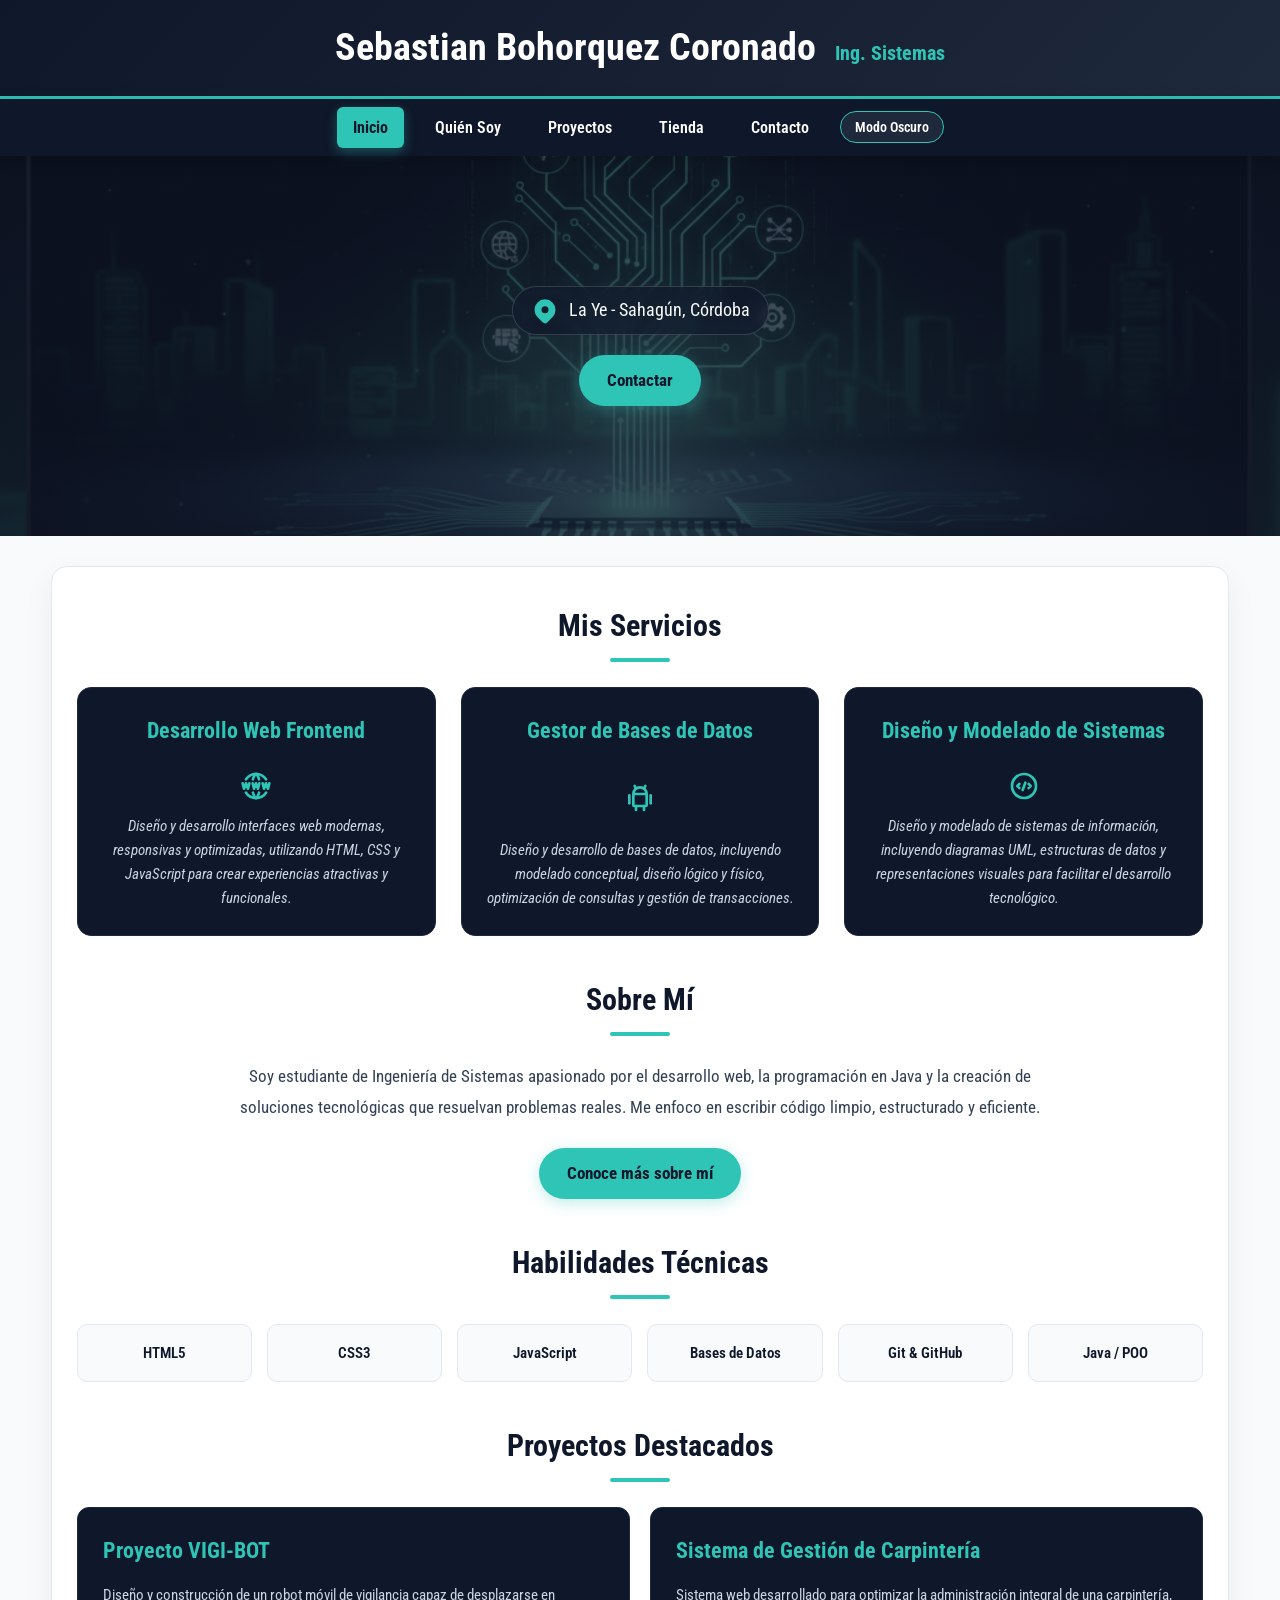
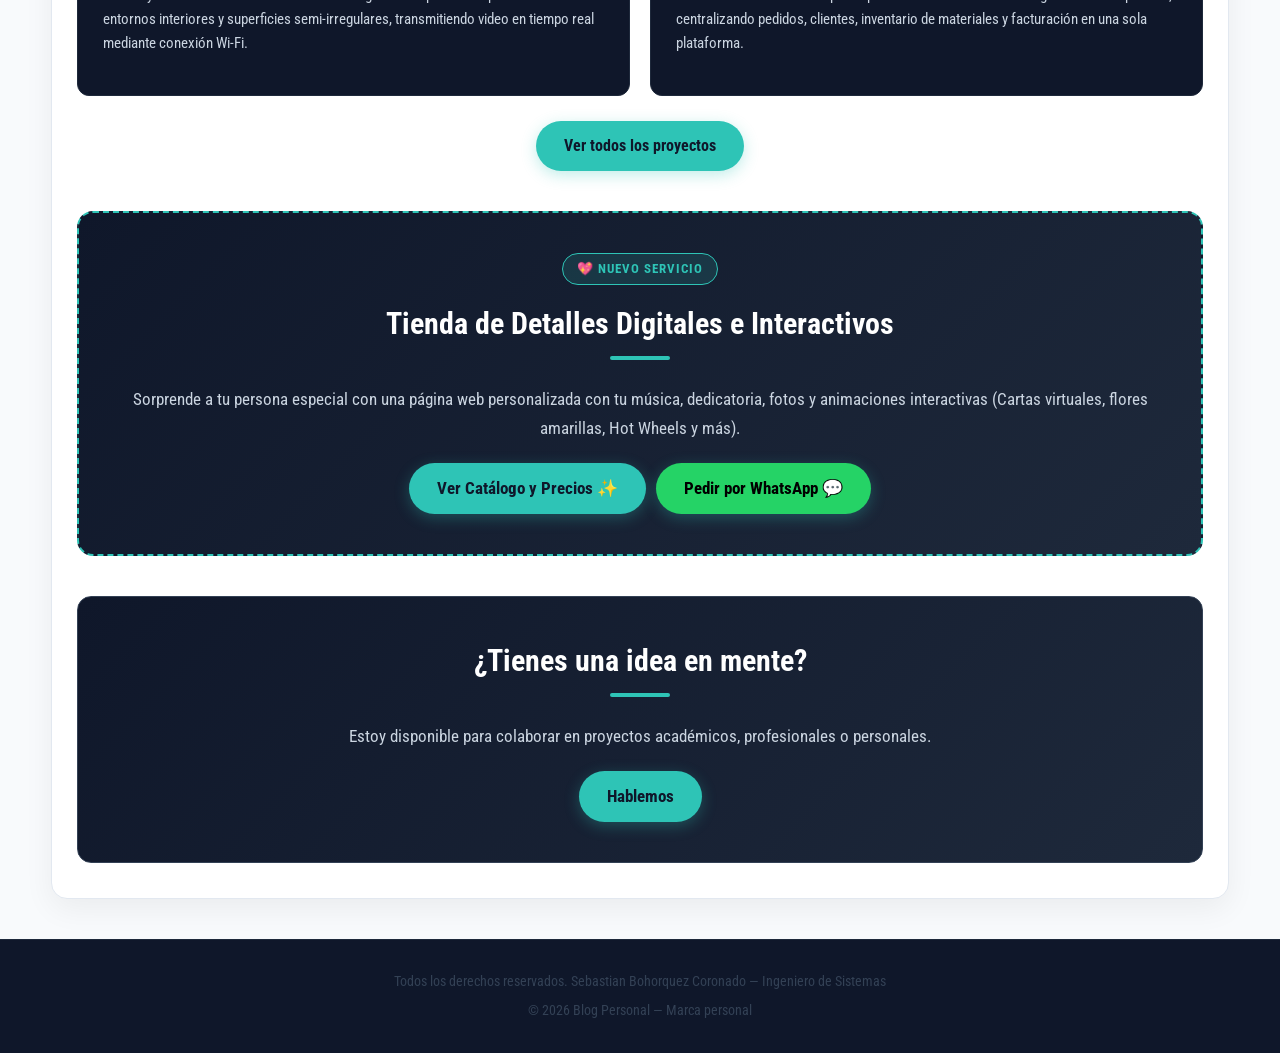
<file: index.html>
<!DOCTYPE html>
<html lang="es">
<head>
    <meta charset="UTF-8">
    <meta name="viewport" content="width=device-width, initial-scale=1.0">
    <meta name="description" content="Portafolio profesional de Sebastian Bohorquez Coronado - Estudiante de Ingeniería de Sistemas. Desarrollo web frontend, programación y robótica.">
    <link rel="icon" type="image/svg+xml" href="img/favicon.svg">

    <!-- Google Fonts -->
    <link rel="preconnect" href="https://fonts.googleapis.com">
    <link rel="preconnect" href="https://fonts.gstatic.com" crossorigin>
    <link href="https://fonts.googleapis.com/css2?family=Roboto+Condensed:ital,wght@0,300..900;1,300..900&family=Rubik:ital,wght@0,300..900;1,300..900&display=swap" rel="stylesheet">

    <!-- Estilos CSS (Normalize primero, luego estilos personalizados) -->
    <link rel="stylesheet" href="css/normalize.css">
    <link rel="stylesheet" href="css/style.css">
    <title>Portafolio Sebastian Bohorquez | Ing. Sistemas</title>
</head>
<body>
 
    <header class="header">
        <h1 class="titulo">
            Sebastian Bohorquez Coronado <span>Ing. Sistemas</span>
        </h1>
    </header>
    
    <div class="nav-bg">
        <nav class="navegacion-principal contenedor">

            <!-- MENÚ -->
            <div class="menu-nav">
                <a href="index.html" class="activo">Inicio</a> 
                <a href="quien-soy.html">Quién Soy</a>
                <a href="proyectos.html">Proyectos</a> 
                <a href="tienda.html">Tienda</a> 
                <a href="contacto.html">Contacto</a>
                <button class="boton-modo" id="boton-modo" aria-label="Cambiar tema claro u oscuro">Modo Oscuro</button>
            </div>

            <!-- BOTÓN HAMBURGUESA -->
            <button class="toggle" id="toggle-menu" aria-label="Abrir menú de navegación" aria-expanded="false">
                <svg xmlns="http://www.w3.org/2000/svg" width="28" height="28" viewBox="0 0 24 24" fill="#2EC4B6" class="icono icon-tabler icons-tabler-filled icon-tabler-menu-2"><path stroke="none" d="M0 0h24v24H0z" fill="none"/><path d="M21 6a1 1 0 0 1 -1 1h-16a1 1 0 1 1 0 -2h16a1 1 0 0 1 1 1" /><path d="M21 12a1 1 0 0 1 -1 1h-16a1 1 0 0 1 0 -2h16a1 1 0 0 1 1 1" /><path d="M21 18a1 1 0 0 1 -1 1h-16a1 1 0 0 1 0 -2h16a1 1 0 0 1 1 1" /></svg>
            </button>

        </nav>
    </div>

    <section class="hero">
        <div class="contenido-hero">
            <div class="ubicacion">
                <svg xmlns="http://www.w3.org/2000/svg" width="28" height="28" viewBox="0 0 24 24" fill="#2EC4B6" class="icono icon-tabler icons-tabler-filled icon-tabler-map-pin"><path stroke="none" d="M0 0h24v24H0z" fill="none"/><path d="M18.364 4.636a9 9 0 0 1 .203 12.519l-.203 .21l-4.243 4.242a3 3 0 0 1 -4.097 .135l-.144 -.135l-4.244 -4.243a9 9 0 0 1 12.728 -12.728zm-6.364 3.364a3 3 0 1 0 0 6a3 3 0 0 0 0 -6" /></svg>
                <p>La Ye - Sahagún, Córdoba</p>
            </div> 
            <a class="boton" href="contacto.html">Contactar</a>
        </div>
    </section>
    
    <main class="contenedor sombra">
        <h2>Mis Servicios</h2>

        <div class="servicios">

            <section class="servicio">
                <h3>Desarrollo Web Frontend</h3>
                <div class="iconos">
                    <svg xmlns="http://www.w3.org/2000/svg" width="32" height="32" viewBox="0 0 24 24" fill="none" stroke="#2EC4B6" stroke-width="2" stroke-linecap="round" stroke-linejoin="round" class="icon"><path stroke="none" d="M0 0h24v24H0z" fill="none"/><path d="M19.5 7a9 9 0 0 0 -7.5 -4a8.991 8.991 0 0 0 -7.484 4" /><path d="M11.5 3a16.989 16.989 0 0 0 -1.826 4" /><path d="M12.5 3a16.989 16.989 0 0 1 1.828 4" /><path d="M19.5 17a9 9 0 0 1 -7.5 4a8.991 8.991 0 0 1 -7.484 -4" /><path d="M11.5 21a16.989 16.989 0 0 1 -1.826 -4" /><path d="M12.5 21a16.989 16.989 0 0 0 1.828 -4" /><path d="M2 10l1 4l1.5 -4l1.5 4l1 -4" /><path d="M17 10l1 4l1.5 -4l1.5 4l1 -4" /><path d="M9.5 10l1 4l1.5 -4l1.5 4l1 -4" /></svg>            
                </div>
                <p>Diseño y desarrollo interfaces web modernas, responsivas y optimizadas, utilizando HTML, CSS y JavaScript para crear experiencias atractivas y funcionales.</p>
            </section>

            <section class="servicio">
                <h3>Gestor de Bases de Datos</h3>
                <div class="iconos">
                    <svg xmlns="http://www.w3.org/2000/svg" width="32" height="32" viewBox="0 0 24 24" fill="none" stroke="#2EC4B6" stroke-width="2" stroke-linecap="round" stroke-linejoin="round" class="icon"><path stroke="none" d="M0 0h24v24H0z" fill="none"/><path d="M4 10l0 6" /><path d="M20 10l0 6" /><path d="M7 9h10v8a1 1 0 0 1 -1 1h-8a1 1 0 0 1 -1 -1v-8a5 5 0 0 1 10 0" /><path d="M8 3l1 2" /><path d="M16 3l-1 2" /><path d="M9 18l0 3" /><path d="M15 18l0 3" /></svg>
                </div>
                <p>Diseño y desarrollo de bases de datos, incluyendo modelado conceptual, diseño lógico y físico, optimización de consultas y gestión de transacciones.</p>
            </section>

            <section class="servicio">
                <h3>Diseño y Modelado de Sistemas</h3>
                <div class="iconos">
                    <svg xmlns="http://www.w3.org/2000/svg" width="32" height="32" viewBox="0 0 24 24" fill="none" stroke="#2EC4B6" stroke-width="2" stroke-linecap="round" stroke-linejoin="round" class="icon"><path stroke="none" d="M0 0h24v24H0z" fill="none"/><path d="M8.5 13.5l-1.5 -1.5l1.5 -1.5" /><path d="M15.5 10.5l1.5 1.5l-1.5 1.5" /><path d="M3 12a9 9 0 1 0 18 0a9 9 0 1 0 -18 0" /><path d="M13 9.5l-2 5.5" /></svg>
                </div>   
                <p>Diseño y modelado de sistemas de información, incluyendo diagramas UML, estructuras de datos y representaciones visuales para facilitar el desarrollo tecnológico.</p>
            </section>

        </div>

        <!-- SOBRE MI BREVE -->
        <section class="sobre-mi">
            <h2>Sobre Mí</h2>
            <p>
                Soy estudiante de Ingeniería de Sistemas apasionado por el desarrollo web,
                la programación en Java y la creación de soluciones tecnológicas que
                resuelvan problemas reales. Me enfoco en escribir código limpio,
                estructurado y eficiente.
            </p>
            <a class="boton" href="quien-soy.html">Conoce más sobre mí</a>
        </section>

        <!-- HABILIDADES -->
        <section class="habilidades">
            <h2>Habilidades Técnicas</h2>

            <div class="grid-habilidades">
                <div class="habilidad">HTML5</div>
                <div class="habilidad">CSS3</div>
                <div class="habilidad">JavaScript</div>
                <div class="habilidad">Bases de Datos</div>
                <div class="habilidad">Git & GitHub</div>
                <div class="habilidad">Java / POO</div>
            </div>
        </section>

        <!-- PROYECTOS DESTACADOS -->
        <section class="proyectos-destacados">
            <h2>Proyectos Destacados</h2>

            <div class="grid-proyectos">
                <div class="proyecto">
                    <h3>Proyecto VIGI-BOT</h3>
                    <p>Diseño y construcción de un robot móvil de vigilancia capaz de desplazarse en entornos interiores y superficies semi-irregulares, transmitiendo video en tiempo real mediante conexión Wi-Fi.</p>
                </div>

                <div class="proyecto">
                    <h3>Sistema de Gestión de Carpintería</h3>
                    <p>Sistema web desarrollado para optimizar la administración integral de una carpintería, centralizando pedidos, clientes, inventario de materiales y facturación en una sola plataforma.</p>
                </div>
            </div>
            <div>
                <a class="boton-ver-proyectos" href="proyectos.html">Ver todos los proyectos</a>
            </div>
        </section>

        <!-- NOVEDAD: TIENDA DE DETALLES DIGITALES -->
        <section class="cta-tienda" style="margin: 4rem 0;">
            <span class="badge-tienda">💖 Nuevo Servicio</span>
            <h2>Tienda de Detalles Digitales e Interactivos</h2>
            <p>Sorprende a tu persona especial con una página web personalizada con tu música, dedicatoria, fotos y animaciones interactivas (Cartas virtuales, flores amarillas, Hot Wheels y más).</p>
            <div style="display: flex; gap: 1rem; justify-content: center; flex-wrap: wrap;">
                <a class="boton" href="tienda.html">Ver Catálogo y Precios ✨</a>
                <a class="boton" style="background: #25d366; color: #000;" href="https://wa.me/573148147870?text=Hola%20Sebastian,%20quiero%20informaci%C3%B3n%20sobre%20los%20detalles%20web%20interactivos" target="_blank" rel="noopener noreferrer">Pedir por WhatsApp 💬</a>
            </div>
        </section>

        <!-- LLAMADO A LA ACCION -->
        <section class="cta">
            <h2 class="tienes-idea">¿Tienes una idea en mente?</h2>
            <p>Estoy disponible para colaborar en proyectos académicos, profesionales o personales.</p>
            <a class="boton" href="contacto.html">Hablemos</a>
        </section>

    </main>
    
    <footer class="footer">
        <p>Todos los derechos reservados. Sebastian Bohorquez Coronado — Ingeniero de Sistemas</p>
        <p>© 2026 Blog Personal — Marca personal</p>
    </footer>

    <script src="JavaScript/script.js"></script>

</body>
</html>
</file>
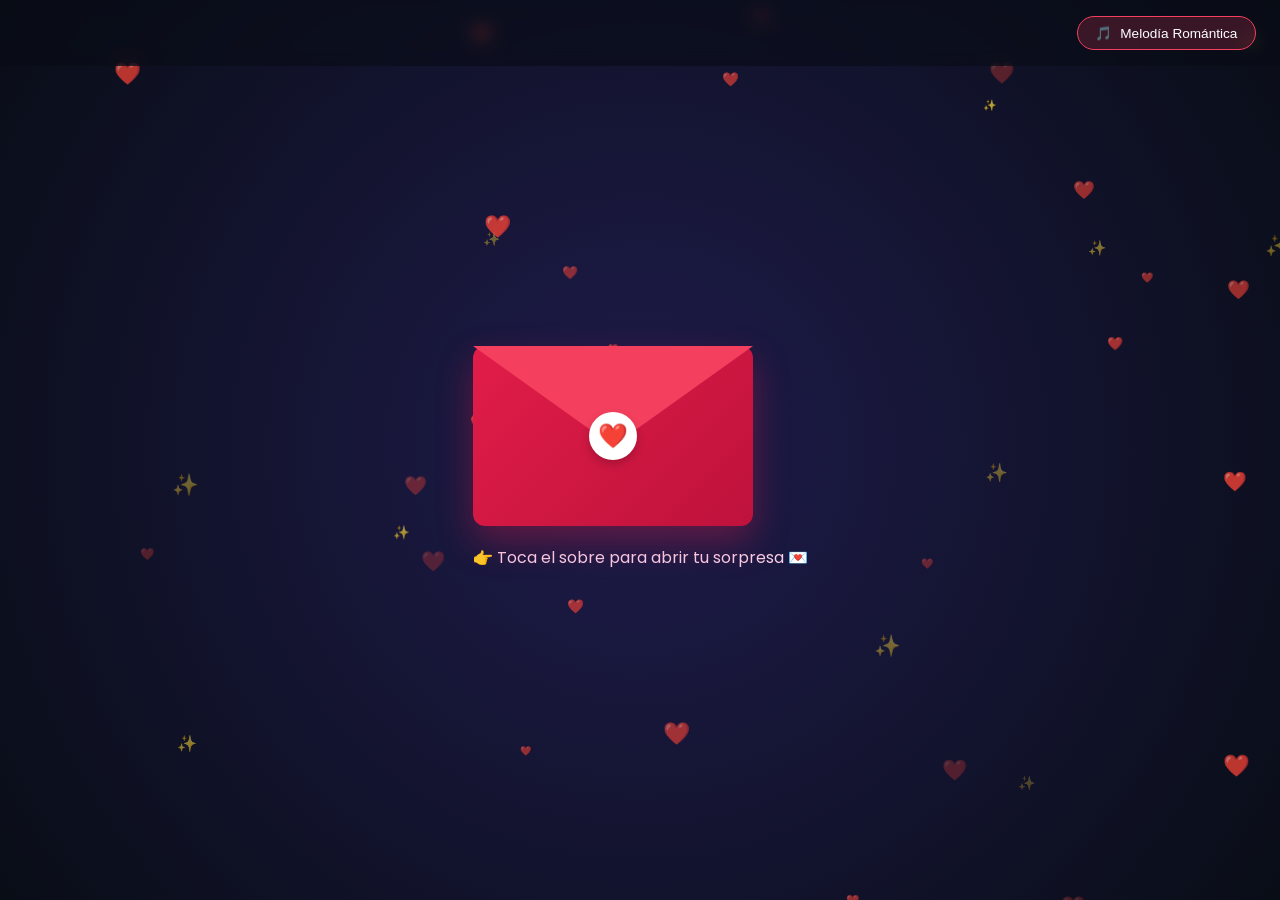
<file: productos/plantilla-carta-virtual/index.html>
<!DOCTYPE html>
<html lang="es">
<head>
    <meta charset="UTF-8">
    <meta name="viewport" content="width=device-width, initial-scale=1.0">
    <!-- ========================================================
         PASO 1: Cambia el título de la pestaña del navegador
         ======================================================== -->
    <title>Para Mi Persona Favorita ❤️</title>
    
    <link rel="preconnect" href="https://fonts.googleapis.com">
    <link rel="preconnect" href="https://fonts.gstatic.com" crossorigin>
    <link href="https://fonts.googleapis.com/css2?family=Dancing+Script:wght@700&family=Poppins:wght@300;400;600;700&display=swap" rel="stylesheet">
    <link rel="stylesheet" href="css/style.css">
</head>
<body>

    <!-- Fondo de corazones flotantes -->
    <canvas id="canvas-bg"></canvas>

    <header class="top-bar">
        <button id="toggle-musica" class="music-btn" aria-label="Reproducir melodía">
            <span>🎵</span> Melodía Romántica
        </button>
    </header>

    <main class="demo-container">

        <!-- Sobre cerrado inicial -->
        <div class="sobre-wrapper" id="sobre-wrapper">
            <div class="sobre" id="sobre">
                <div class="sobre-solapa"></div>
                <div class="sello-corazon">❤️</div>
            </div>
            <p class="instruccion">👉 Toca el sobre para abrir tu sorpresa 💌</p>
        </div>

        <!-- ========================================================
             PASO 2: Personaliza el contenido de tu carta
             ======================================================== -->
        <div class="carta-contenido" id="carta-contenido">
            <div class="corazon-animado">💖</div>
            
            <!-- Cambia el encabezado con el nombre de tu pareja -->
            <h2 class="carta-titulo">Para Mi Amor</h2>
            
            <!-- Escribe aquí tu carta o dedicatoria personal -->
            <p class="carta-texto">
                Desde que llegaste a mi vida, cada momento a tu lado se ha vuelto inolvidable. 
                Esta pequeña página web es para recordarte lo mucho que te amo, lo feliz que me haces
                y que cada segundo juntos es un regalo maravilloso. ¡Gracias por existir!
            </p>

            <!-- Cambia el contador de tiempo o mensaje de fecha -->
            <div class="contador-dias">
                <span>Nuestra Historia de Amor</span>
                <strong id="contador-texto">520 Días Juntos y Contando...</strong>
            </div>

            <p style="font-size: 0.9rem; color: #f43f5e; font-weight: 600;">
                Con todo mi amor, por siempre tu persona especial ❤️
            </p>
        </div>

    </main>

    <script src="js/script.js"></script>
</body>
</html>
</file>
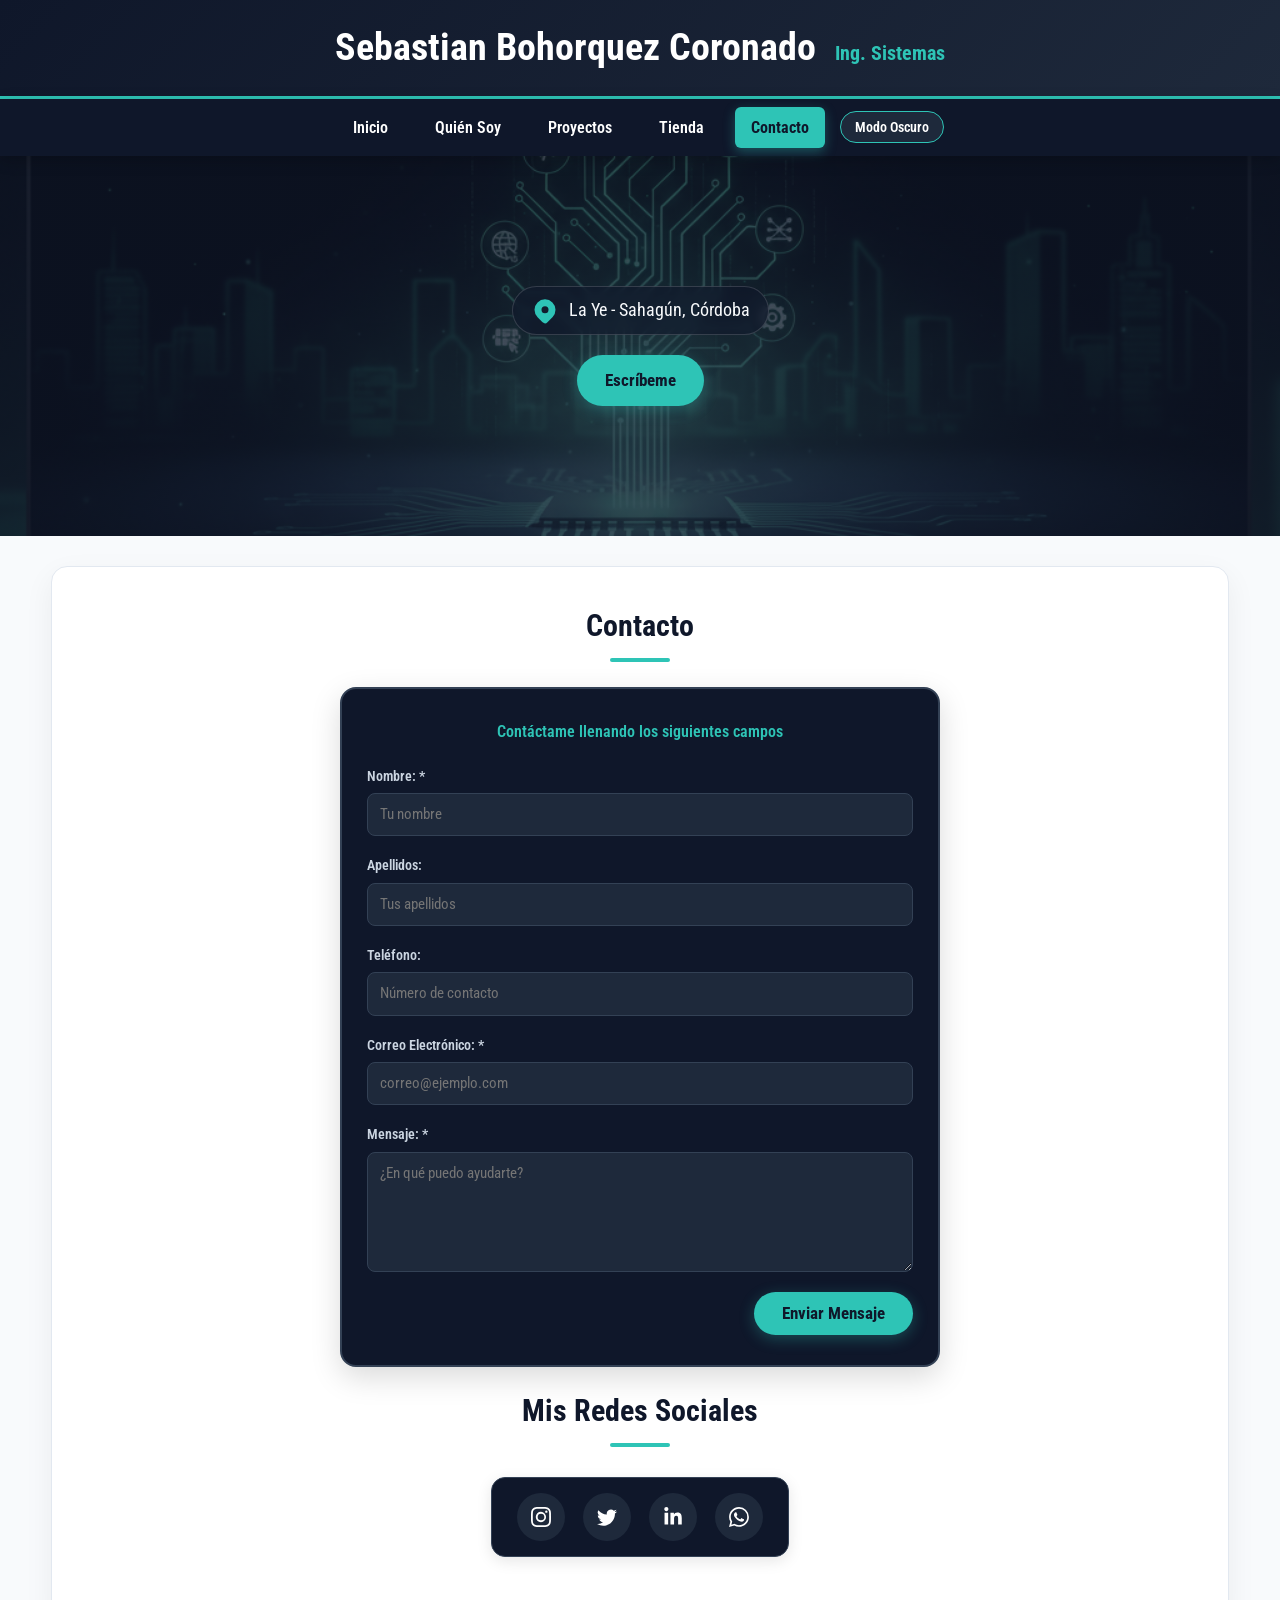
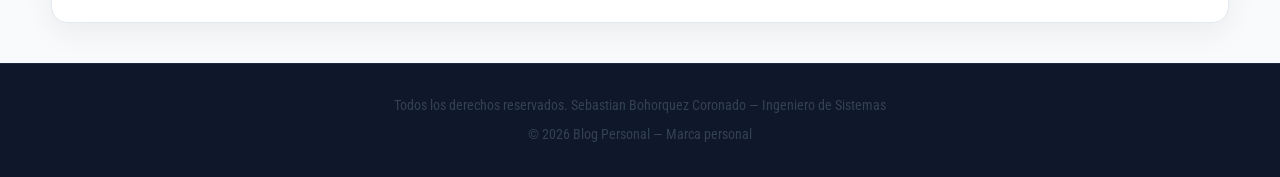
<file: contacto.html>
<!DOCTYPE html>
<html lang="es">
<head>
    <meta charset="UTF-8">
    <meta name="viewport" content="width=device-width, initial-scale=1.0">
    <meta name="description" content="Ponte en contacto con Sebastian Bohorquez Coronado para proyectos de desarrollo de software, desarrollo web y colaboraciones.">
    <link rel="icon" type="image/svg+xml" href="img/favicon.svg">

    <!-- Google Fonts -->
    <link rel="preconnect" href="https://fonts.googleapis.com">
    <link rel="preconnect" href="https://fonts.gstatic.com" crossorigin>
    <link href="https://fonts.googleapis.com/css2?family=Roboto+Condensed:ital,wght@0,300..900;1,300..900&family=Rubik:ital,wght@0,300..900;1,300..900&display=swap" rel="stylesheet">

    <!-- Estilos CSS -->
    <link rel="stylesheet" href="css/normalize.css">
    <link rel="stylesheet" href="css/style.css">
    <title>Contacto | Sebastian Bohorquez Coronado</title>
</head>
<body>
    <header class="header">
        <h1 class="titulo">
            Sebastian Bohorquez Coronado <span>Ing. Sistemas</span>
        </h1>
    </header>
    
    <div class="nav-bg">
        <nav class="navegacion-principal contenedor">

            <!-- MENÚ -->
            <div class="menu-nav">
                <a href="index.html">Inicio</a> 
                <a href="quien-soy.html">Quién Soy</a>
                <a href="proyectos.html">Proyectos</a> 
                <a href="tienda.html">Tienda</a> 
                <a href="contacto.html" class="activo">Contacto</a>
                <button class="boton-modo" id="boton-modo" aria-label="Cambiar tema claro u oscuro">Modo Oscuro</button>
            </div>
            <!-- BOTÓN HAMBURGUESA -->
            <button class="toggle" id="toggle-menu" aria-label="Abrir menú de navegación" aria-expanded="false">
                <svg xmlns="http://www.w3.org/2000/svg" width="28" height="28" viewBox="0 0 24 24" fill="#2EC4B6" class="icon-barra"><path stroke="none" d="M0 0h24v24H0z" fill="none"/><path d="M21 6a1 1 0 0 1 -1 1h-16a1 1 0 1 1 0 -2h16a1 1 0 0 1 1 1" /><path d="M21 12a1 1 0 0 1 -1 1h-16a1 1 0 0 1 0 -2h16a1 1 0 0 1 1 1" /><path d="M21 18a1 1 0 0 1 -1 1h-16a1 1 0 0 1 0 -2h16a1 1 0 0 1 1 1" /></svg>
            </button>

        </nav>
    </div>

    <section class="hero">
        <div class="contenido-hero">
            <div class="ubicacion">
                <svg xmlns="http://www.w3.org/2000/svg" width="28" height="28" viewBox="0 0 24 24" fill="#2EC4B6" class="icono icon-tabler icons-tabler-filled icon-tabler-map-pin"><path stroke="none" d="M0 0h24v24H0z" fill="none"/><path d="M18.364 4.636a9 9 0 0 1 .203 12.519l-.203 .21l-4.243 4.242a3 3 0 0 1 -4.097 .135l-.144 -.135l-4.244 -4.243a9 9 0 0 1 12.728 -12.728zm-6.364 3.364a3 3 0 1 0 0 6a3 3 0 0 0 0 -6" /></svg>
                <p>La Ye - Sahagún, Córdoba</p>
            </div> 
            <a class="boton" href="#formulario">Escríbeme</a>
        </div>
    </section>
    
    <main class="contenedor sombra">
        <section>
            <h2>Contacto</h2>

            <form class="formulario" id="formulario" action="https://formsubmit.co/sebastianbohorquez4607@gmail.com" method="POST">
                <fieldset>
                    <legend>Contáctame llenando los siguientes campos</legend>

                    <div class="contenedor-campos">
                        <div class="campo">
                            <label for="nombre">Nombre: *</label>
                            <input class="input-text" type="text" id="nombre" name="nombre" placeholder="Tu nombre" required>
                        </div>
                        <div class="campo">
                            <label for="apellidos">Apellidos:</label>
                            <input class="input-text" type="text" id="apellidos" name="apellidos" placeholder="Tus apellidos">
                        </div>

                        <div class="campo">
                            <label for="telefono">Teléfono:</label>
                            <input class="input-text" type="tel" id="telefono" name="telefono" placeholder="Número de contacto">
                        </div>

                        <div class="campo">
                            <label for="email">Correo Electrónico: *</label>
                            <input class="input-text" type="email" id="email" name="email" placeholder="correo@ejemplo.com" required>
                        </div>

                        <div class="campo">
                            <label for="mensaje">Mensaje: *</label>
                            <textarea class="input-text" id="mensaje" name="mensaje" placeholder="¿En qué puedo ayudarte?" required></textarea>
                        </div>                   
                    </div>
                    
                    <div class="alinear-derecha">
                        <input class="boton w-sm-100" type="submit" value="Enviar Mensaje">
                    </div>
                </fieldset>
            </form>

            <h2>Mis Redes Sociales</h2>
            <div class="redes-sociales">
                <div class="card-redes">
                    <a href="https://instagram.com/sebastian_bohorquez11?cplk=MXIxbGdwb3F1bmps" target="_blank" rel="noopener noreferrer" class="socialContainer containerOne" aria-label="Instagram">
                        <svg class="socialSvg instagramSvg" viewBox="0 0 16 16"> <path d="M8 0C5.829 0 5.556.01 4.703.048 3.85.088 3.269.222 2.76.42a3.917 3.917 0 0 0-1.417.923A3.927 3.927 0 0 0 .42 2.76C.222 3.268.087 3.85.048 4.7.01 5.555 0 5.827 0 8.001c0 2.172.01 2.444.048 3.297.04.852.174 1.433.372 1.942.205.526.478.972.923 1.417.444.445.89.719 1.416.923.51.198 1.09.333 1.942.372C5.555 15.99 5.827 16 8 16s2.444-.01 3.298-.048c.851-.04 1.434-.174 1.943-.372a3.916 3.916 0 0 0 1.416-.923c.445-.445.718-.891.923-1.417.197-.509.332-1.09.372-1.942C15.99 10.445 16 10.173 16 8s-.01-2.445-.048-3.299c-.04-.851-.175-1.433-.372-1.941a3.926 3.926 0 0 0-.923-1.417A3.911 3.911 0 0 0 13.24.42c-.51-.198-1.092-.333-1.943-.372C10.443.01 10.172 0 7.998 0h.003zm-.717 1.442h.718c2.136 0 2.389.007 3.232.046.78.035 1.204.166 1.486.275.373.145.64.319.92.599.28.28.453.546.598.92.11.281.24.705.275 1.485.039.843.047 1.096.047 3.231s-.008 2.389-.047 3.232c-.035.78-.166 1.203-.275 1.485a2.47 2.47 0 0 1-.599.919c-.28.28-.546.453-.92.598-.28.11-.704.24-1.485.276-.843.038-1.096.047-3.232.047s-2.39-.009-3.233-.047c-.78-.036-1.203-.166-1.485-.276a2.478 2.478 0 0 1-.92-.598 2.48 2.48 0 0 1-.6-.92c-.109-.281-.24-.705-.275-1.485-.038-.843-.046-1.096-.046-3.233 0-2.136.008-2.388.046-3.231.036-.78.166-1.204.276-1.486.145-.373.319-.64.599-.92.28-.28.546-.453.92-.598.282-.11.705-.24 1.485-.276.738-.034 1.024-.044 2.515-.045v.002zm4.988 1.328a.96.96 0 1 0 0 1.92.96.96 0 0 0 0-1.92zm-4.27 1.122a4.109 4.109 0 1 0 0 8.217 4.109 4.109 0 0 0 0-8.217zm0 1.441a2.667 2.667 0 1 1 0 5.334 2.667 2.667 0 0 1 0-5.334z"></path> </svg>
                    </a>
                    
                    <a href="https://x.com/SebastianBC0311" target="_blank" rel="noopener noreferrer" class="socialContainer containerTwo" aria-label="X Twitter">
                        <svg class="socialSvg twitterSvg" viewBox="0 0 16 16"> <path d="M5.026 15c6.038 0 9.341-5.003 9.341-9.334 0-.14 0-.282-.006-.422A6.685 6.685 0 0 0 16 3.542a6.658 6.658 0 0 1-1.889.518 3.301 3.301 0 0 0 1.447-1.817 6.533 6.533 0 0 1-2.087.793A3.286 3.286 0 0 0 7.875 6.03a9.325 9.325 0 0 1-6.767-3.429 3.289 3.289 0 0 0 1.018 4.382A3.323 3.323 0 0 1 .64 6.575v.045a3.288 3.288 0 0 0 2.632 3.218 3.203 3.203 0 0 1-.865.115 3.23 3.23 0 0 1-.614-.057 3.283 3.283 0 0 0 3.067 2.277A6.588 6.588 0 0 1 .78 13.58a6.32 6.32 0 0 1-.78-.045A9.344 9.344 0 0 0 5.026 15z"></path> </svg>
                    </a>
                    
                    <a href="https://www.linkedin.com/in/sebastian-bohórquez-a0a032349" target="_blank" rel="noopener noreferrer" class="socialContainer containerThree" aria-label="LinkedIn">
                        <svg class="socialSvg linkdinSvg" viewBox="0 0 448 512"><path d="M100.28 448H7.4V148.9h92.88zM53.79 108.1C24.09 108.1 0 83.5 0 53.8a53.79 53.79 0 0 1 107.58 0c0 29.7-24.1 54.3-53.79 54.3zM447.9 448h-92.68V302.4c0-34.7-.7-79.2-48.29-79.2-48.29 0-55.69 37.7-55.69 76.7V448h-92.78V148.9h89.08v40.8h1.3c12.4-23.5 42.69-48.3 87.88-48.3 94 0 111.28 61.9 111.28 142.3V448z"></path></svg>
                    </a>
                    
                    <a href="https://wa.me/573148147870" target="_blank" rel="noopener noreferrer" class="socialContainer containerFour" aria-label="WhatsApp">
                        <svg class="socialSvg whatsappSvg" viewBox="0 0 16 16"> <path d="M13.601 2.326A7.854 7.854 0 0 0 7.994 0C3.627 0 .068 3.558.064 7.926c0 1.399.366 2.76 1.057 3.965L0 16l4.204-1.102a7.933 7.933 0 0 0 3.79.965h.004c4.368 0 7.926-3.558 7.93-7.93A7.898 7.898 0 0 0 13.6 2.326zM7.994 14.521a6.573 6.573 0 0 1-3.356-.92l-.24-.144-2.494.654.666-2.433-.156-.251a6.56 6.56 0 0 1-1.007-3.505c0-3.626 2.957-6.584 6.591-6.584a6.56 6.56 0 0 1 4.66 1.931 6.557 6.557 0 0 1 1.928 4.66c-.004 3.639-2.961 6.592-6.592 6.592zm3.615-4.934c-.197-.099-1.17-.578-1.353-.646-.182-.065-.315-.099-.445.099-.133.197-.513.646-.627.775-.114.133-.232.148-.43.05-.197-.1-.836-.308-1.592-.985-.59-.525-.985-1.175-1.103-1.372-.114-.198-.011-.304.088-.403.087-.088.197-.232.296-.346.1-.114.133-.198.198-.33.065-.134.034-.248-.015-.347-.05-.099-.445-1.076-.612-1.47-.16-.389-.323-.335-.445-.34-.114-.007-.247-.007-.38-.007a.729.729 0 0 0-.529.247c-.182.198-.691.677-.691 1.654 0 .977.71 1.916.81 2.049.098.133 1.394 2.132 3.383 2.992.47.205.84.326 1.129.418.475.152.904.129 1.246.08.38-.058 1.171-.48 1.338-.943.164-.464.164-.86.114-.943-.049-.084-.182-.133-.38-.232z"></path> </svg>
                    </a>
                </div>             
            </div>

        </section>
    </main>
    
    <footer class="footer">
        <p>Todos los derechos reservados. Sebastian Bohorquez Coronado — Ingeniero de Sistemas</p>
        <p>© 2026 Blog Personal — Marca personal</p>
    </footer>

    <script src="JavaScript/script.js"></script>

</body>
</html>
</file>
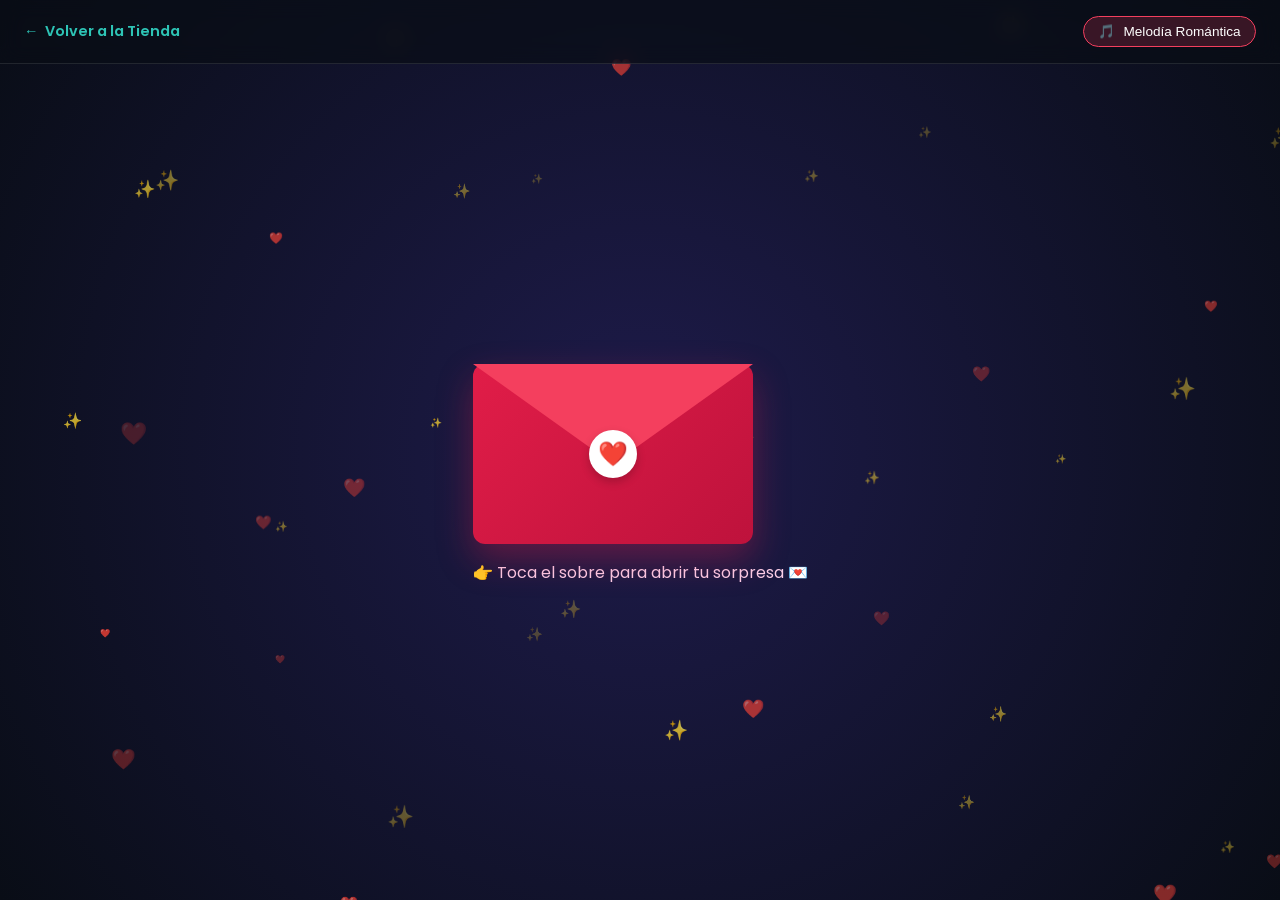
<file: demo-detalle.html>
<!DOCTYPE html>
<html lang="es">
<head>
    <meta charset="UTF-8">
    <meta name="viewport" content="width=device-width, initial-scale=1.0">
    <title>Demo Interactiva: Carta y Corazón Digital | Sebastian Bohorquez</title>
    <link rel="icon" type="image/svg+xml" href="img/favicon.svg">
    <link rel="preconnect" href="https://fonts.googleapis.com">
    <link rel="preconnect" href="https://fonts.gstatic.com" crossorigin>
    <link href="https://fonts.googleapis.com/css2?family=Dancing+Script:wght@700&family=Poppins:wght@300;400;600;700&display=swap" rel="stylesheet">
    <style>
        :root {
            --primary: #f43f5e;
            --primary-glow: rgba(244, 63, 94, 0.4);
            --dark: #090d16;
            --card-bg: rgba(15, 23, 42, 0.85);
        }

        * {
            box-sizing: border-box;
            margin: 0;
            padding: 0;
        }

        body {
            font-family: 'Poppins', sans-serif;
            background: radial-gradient(circle at center, #1e1b4b 0%, #090d16 100%);
            color: #f8fafc;
            min-height: 100vh;
            display: flex;
            flex-direction: column;
            align-items: center;
            justify-content: center;
            overflow-x: hidden;
            position: relative;
            padding: 1.5rem;
        }

        /* Floating Hearts Canvas Background */
        #canvas-bg {
            position: fixed;
            top: 0;
            left: 0;
            width: 100%;
            height: 100%;
            pointer-events: none;
            z-index: 1;
        }

        /* Top Bar */
        .top-bar {
            position: fixed;
            top: 0;
            left: 0;
            width: 100%;
            display: flex;
            justify-content: space-between;
            align-items: center;
            padding: 1rem 1.5rem;
            background: rgba(9, 13, 22, 0.7);
            backdrop-filter: blur(10px);
            z-index: 100;
            border-bottom: 1px solid rgba(255, 255, 255, 0.1);
        }

        .volver-btn {
            color: #2ec4b6;
            text-decoration: none;
            font-size: 0.9rem;
            font-weight: 600;
            display: flex;
            align-items: center;
            gap: 0.4rem;
            transition: color 0.3s;
        }

        .volver-btn:hover {
            color: #ffffff;
        }

        .music-btn {
            background: rgba(244, 63, 94, 0.2);
            border: 1px solid var(--primary);
            color: white;
            padding: 0.4rem 0.9rem;
            border-radius: 20px;
            cursor: pointer;
            font-size: 0.85rem;
            display: flex;
            align-items: center;
            gap: 0.5rem;
            transition: all 0.3s;
        }

        .music-btn:hover {
            background: var(--primary);
        }

        /* Main Container */
        .demo-container {
            position: relative;
            z-index: 10;
            width: 100%;
            max-width: 500px;
            margin-top: 5rem;
            margin-bottom: 2rem;
            display: flex;
            flex-direction: column;
            align-items: center;
        }

        /* Interactive Envelope */
        .sobre-wrapper {
            cursor: pointer;
            perspective: 1000px;
            margin: 2rem 0;
            transition: transform 0.3s ease;
        }

        .sobre-wrapper:hover {
            transform: scale(1.03);
        }

        .sobre {
            width: 280px;
            height: 180px;
            background: linear-gradient(135deg, #e11d48, #be123c);
            border-radius: 12px;
            position: relative;
            box-shadow: 0 15px 35px rgba(225, 29, 72, 0.35);
            display: flex;
            align-items: center;
            justify-content: center;
        }

        .sobre-solapa {
            position: absolute;
            top: 0;
            left: 0;
            width: 0;
            height: 0;
            border-left: 140px solid transparent;
            border-right: 140px solid transparent;
            border-top: 100px solid #f43f5e;
            transform-origin: top;
            transition: transform 0.6s ease;
        }

        .sobre.abierto .sobre-solapa {
            transform: rotateX(180deg);
            z-index: 0;
        }

        .sello-corazon {
            position: absolute;
            width: 48px;
            height: 48px;
            background: white;
            border-radius: 50%;
            display: flex;
            align-items: center;
            justify-content: center;
            font-size: 1.5rem;
            box-shadow: 0 4px 10px rgba(0, 0, 0, 0.2);
            z-index: 10;
            animation: pulse 1.5s infinite;
        }

        @keyframes pulse {
            0%, 100% { transform: scale(1); }
            50% { transform: scale(1.1); }
        }

        .instruccion {
            color: #fbcfe8;
            font-size: 1rem;
            margin-top: 1rem;
            animation: bounce 2s infinite;
            text-align: center;
        }

        @keyframes bounce {
            0%, 100% { transform: translateY(0); }
            50% { transform: translateY(-6px); }
        }

        /* Carta Desplegada */
        .carta-contenido {
            display: none;
            background: var(--card-bg);
            border: 1px solid rgba(244, 63, 94, 0.3);
            border-radius: 20px;
            padding: 2.5rem 2rem;
            text-align: center;
            box-shadow: 0 20px 50px rgba(0, 0, 0, 0.5), 0 0 40px var(--primary-glow);
            backdrop-filter: blur(16px);
            width: 100%;
            animation: fadeInUp 0.8s ease forwards;
        }

        @keyframes fadeInUp {
            from {
                opacity: 0;
                transform: translateY(30px);
            }
            to {
                opacity: 1;
                transform: translateY(0);
            }
        }

        .corazon-animado {
            font-size: 3.5rem;
            margin-bottom: 1rem;
            display: inline-block;
            animation: heartbeat 1.2s infinite;
        }

        @keyframes heartbeat {
            0% { transform: scale(1); }
            14% { transform: scale(1.25); }
            28% { transform: scale(1); }
            42% { transform: scale(1.25); }
            70% { transform: scale(1); }
        }

        .carta-titulo {
            font-family: 'Dancing Script', cursive;
            font-size: 2.6rem;
            color: #f43f5e;
            margin-bottom: 1rem;
        }

        .carta-texto {
            font-size: 1.05rem;
            line-height: 1.8;
            color: #e2e8f0;
            margin-bottom: 1.8rem;
        }

        .contador-dias {
            background: rgba(255, 255, 255, 0.05);
            border-radius: 12px;
            padding: 1rem;
            margin-bottom: 2rem;
            border: 1px solid rgba(255, 255, 255, 0.1);
        }

        .contador-dias span {
            display: block;
            font-size: 0.85rem;
            color: #94a3b8;
            text-transform: uppercase;
            letter-spacing: 1px;
        }

        .contador-dias strong {
            font-size: 1.4rem;
            color: #2ec4b6;
        }

        /* Banner de Pedido / CTA */
        .pedir-banner {
            margin-top: 2rem;
            padding: 1.5rem;
            background: linear-gradient(135deg, rgba(46, 196, 182, 0.15), rgba(244, 63, 94, 0.15));
            border: 1px dashed #2ec4b6;
            border-radius: 16px;
            text-align: center;
            width: 100%;
        }

        .pedir-banner h4 {
            font-size: 1.1rem;
            color: #2ec4b6;
            margin-bottom: 0.5rem;
        }

        .pedir-banner p {
            font-size: 0.85rem;
            color: #cbd5e1;
            margin-bottom: 1.2rem;
        }

        .btn-whatsapp {
            display: inline-flex;
            align-items: center;
            gap: 0.6rem;
            background: #25d366;
            color: #000000;
            font-weight: 700;
            font-size: 0.95rem;
            padding: 0.8rem 1.6rem;
            border-radius: 30px;
            text-decoration: none;
            transition: all 0.3s;
            box-shadow: 0 4px 15px rgba(37, 211, 102, 0.3);
        }

        .btn-whatsapp:hover {
            background: #ffffff;
            transform: translateY(-3px);
            box-shadow: 0 8px 25px rgba(37, 211, 102, 0.5);
        }
    </style>
</head>
<body>

    <canvas id="canvas-bg"></canvas>

    <header class="top-bar">
        <a href="tienda.html" class="volver-btn">
            <span>←</span> Volver a la Tienda
        </a>
        <button id="toggle-musica" class="music-btn" aria-label="Reproducir melodía">
            <span>🎵</span> Melodía Romántica
        </button>
    </header>

    <main class="demo-container">

        <!-- Sobre cerrado inicial -->
        <div class="sobre-wrapper" id="sobre-wrapper">
            <div class="sobre" id="sobre">
                <div class="sobre-solapa"></div>
                <div class="sello-corazon">❤️</div>
            </div>
            <p class="instruccion">👉 Toca el sobre para abrir tu sorpresa 💌</p>
        </div>

        <!-- Carta desplegada con mensaje y efectos -->
        <div class="carta-contenido" id="carta-contenido">
            <div class="corazon-animado">💖</div>
            <h2 class="carta-titulo">Para Mi Persona Favorita</h2>
            
            <p class="carta-texto">
                "Desde que llegaste a mi vida, cada día se siente más brillante y especial. 
                Esta pequeña página fue hecha solo para recordarte lo mucho que significas para mí. 
                Gracias por tus sonrisas, por tu apoyo y por ser mi lugar seguro."
            </p>

            <div class="contador-dias">
                <span>Tiempo juntos compartiendo momentos</span>
                <strong id="contador-texto">520 Días de Amor Infinito</strong>
            </div>

            <div class="pedir-banner">
                <h4>✨ ¿Quieres una página así para tu persona especial?</h4>
                <p>Personalizada con tus propias fotos, carta, música favorita y fecha especial, lista para enviar por WhatsApp o enlace privado.</p>
                <a href="https://wa.me/573148147870?text=Hola%20Sebastian,%20vi%20la%20demo%20interactiva%20de%20la%20carta%20y%20quiero%20personalizar%20una%20para%20mi%20pareja" target="_blank" rel="noopener noreferrer" class="btn-whatsapp">
                    Pedir la mía por WhatsApp 💬
                </a>
            </div>
        </div>

    </main>

    <script>
        // --- 1. Lógica para abrir el sobre ---
        const sobreWrapper = document.getElementById('sobre-wrapper');
        const sobre = document.getElementById('sobre');
        const cartaContenido = document.getElementById('carta-contenido');
        const botonMusica = document.getElementById('toggle-musica');

        sobreWrapper.addEventListener('click', () => {
            sobre.classList.add('abierto');
            iniciarMelodia();

            setTimeout(() => {
                sobreWrapper.style.display = 'none';
                cartaContenido.style.display = 'block';
                lanzarConfetiCorazones();
            }, 600);
        });

        // --- 2. Fondo de Partículas / Corazones flotantes (Canvas) ---
        const canvas = document.getElementById('canvas-bg');
        const ctx = canvas.getContext('2d');
        let width = canvas.width = window.innerWidth;
        let height = canvas.height = window.innerHeight;

        window.addEventListener('resize', () => {
            width = canvas.width = window.innerWidth;
            height = canvas.height = window.innerHeight;
        });

        const particulas = [];
        for (let i = 0; i < 40; i++) {
            particulas.push({
                x: Math.random() * width,
                y: Math.random() * height,
                size: Math.random() * 14 + 8,
                speedY: Math.random() * 1 + 0.5,
                opacity: Math.random() * 0.6 + 0.2,
                symbol: Math.random() > 0.4 ? '❤️' : '✨'
            });
        }

        function animarParticulas() {
            ctx.clearRect(0, 0, width, height);
            particulas.forEach(p => {
                ctx.globalAlpha = p.opacity;
                ctx.font = `${p.size}px serif`;
                ctx.fillText(p.symbol, p.x, p.y);
                p.y -= p.speedY;
                if (p.y < -20) {
                    p.y = height + 20;
                    p.x = Math.random() * width;
                }
            });
            requestAnimationFrame(animarParticulas);
        }
        animarParticulas();

        function lanzarConfetiCorazones() {
            for (let i = 0; i < 30; i++) {
                particulas.push({
                    x: width / 2 + (Math.random() - 0.5) * 200,
                    y: height / 2 + (Math.random() - 0.5) * 200,
                    size: Math.random() * 20 + 12,
                    speedY: Math.random() * 2 + 1,
                    opacity: 1,
                    symbol: '💖'
                });
            }
        }

        // --- 3. Sintetizador de audio ambiente romántico (Sin depender de archivos externos) ---
        let audioCtx = null;
        let sonidoActivo = false;

        function iniciarMelodia() {
            if (sonidoActivo) return;
            try {
                const AudioContext = window.AudioContext || window.webkitAudioContext;
                audioCtx = new AudioContext();
                sonidoActivo = true;
                botonMusica.innerHTML = '<span>🔊</span> Melodía Activa';
                tocarNotas();
            } catch(e) {
                console.log("Audio Web no disponible:", e);
            }
        }

        const notas = [261.63, 329.63, 392.00, 523.25, 440.00, 349.23, 392.00]; // Do, Mi, Sol, Do alto, La, Fa, Sol
        let notaIdx = 0;

        function tocarNotas() {
            if (!sonidoActivo || !audioCtx) return;
            const osc = audioCtx.createOscillator();
            const gain = audioCtx.createGain();

            osc.type = 'sine';
            osc.frequency.setValueAtTime(notas[notaIdx % notas.length], audioCtx.currentTime);

            gain.gain.setValueAtTime(0.01, audioCtx.currentTime);
            gain.gain.exponentialRampToValueAtTime(0.12, audioCtx.currentTime + 0.3);
            gain.gain.exponentialRampToValueAtTime(0.001, audioCtx.currentTime + 1.2);

            osc.connect(gain);
            gain.connect(audioCtx.destination);

            osc.start();
            osc.stop(audioCtx.currentTime + 1.3);

            notaIdx++;
            setTimeout(tocarNotas, 1100);
        }

        botonMusica.addEventListener('click', () => {
            if (!sonidoActivo) {
                iniciarMelodia();
            } else {
                sonidoActivo = false;
                if (audioCtx) audioCtx.close();
                botonMusica.innerHTML = '<span>🔇</span> Melodía Pausada';
            }
        });
    </script>
</body>
</html>
</file>
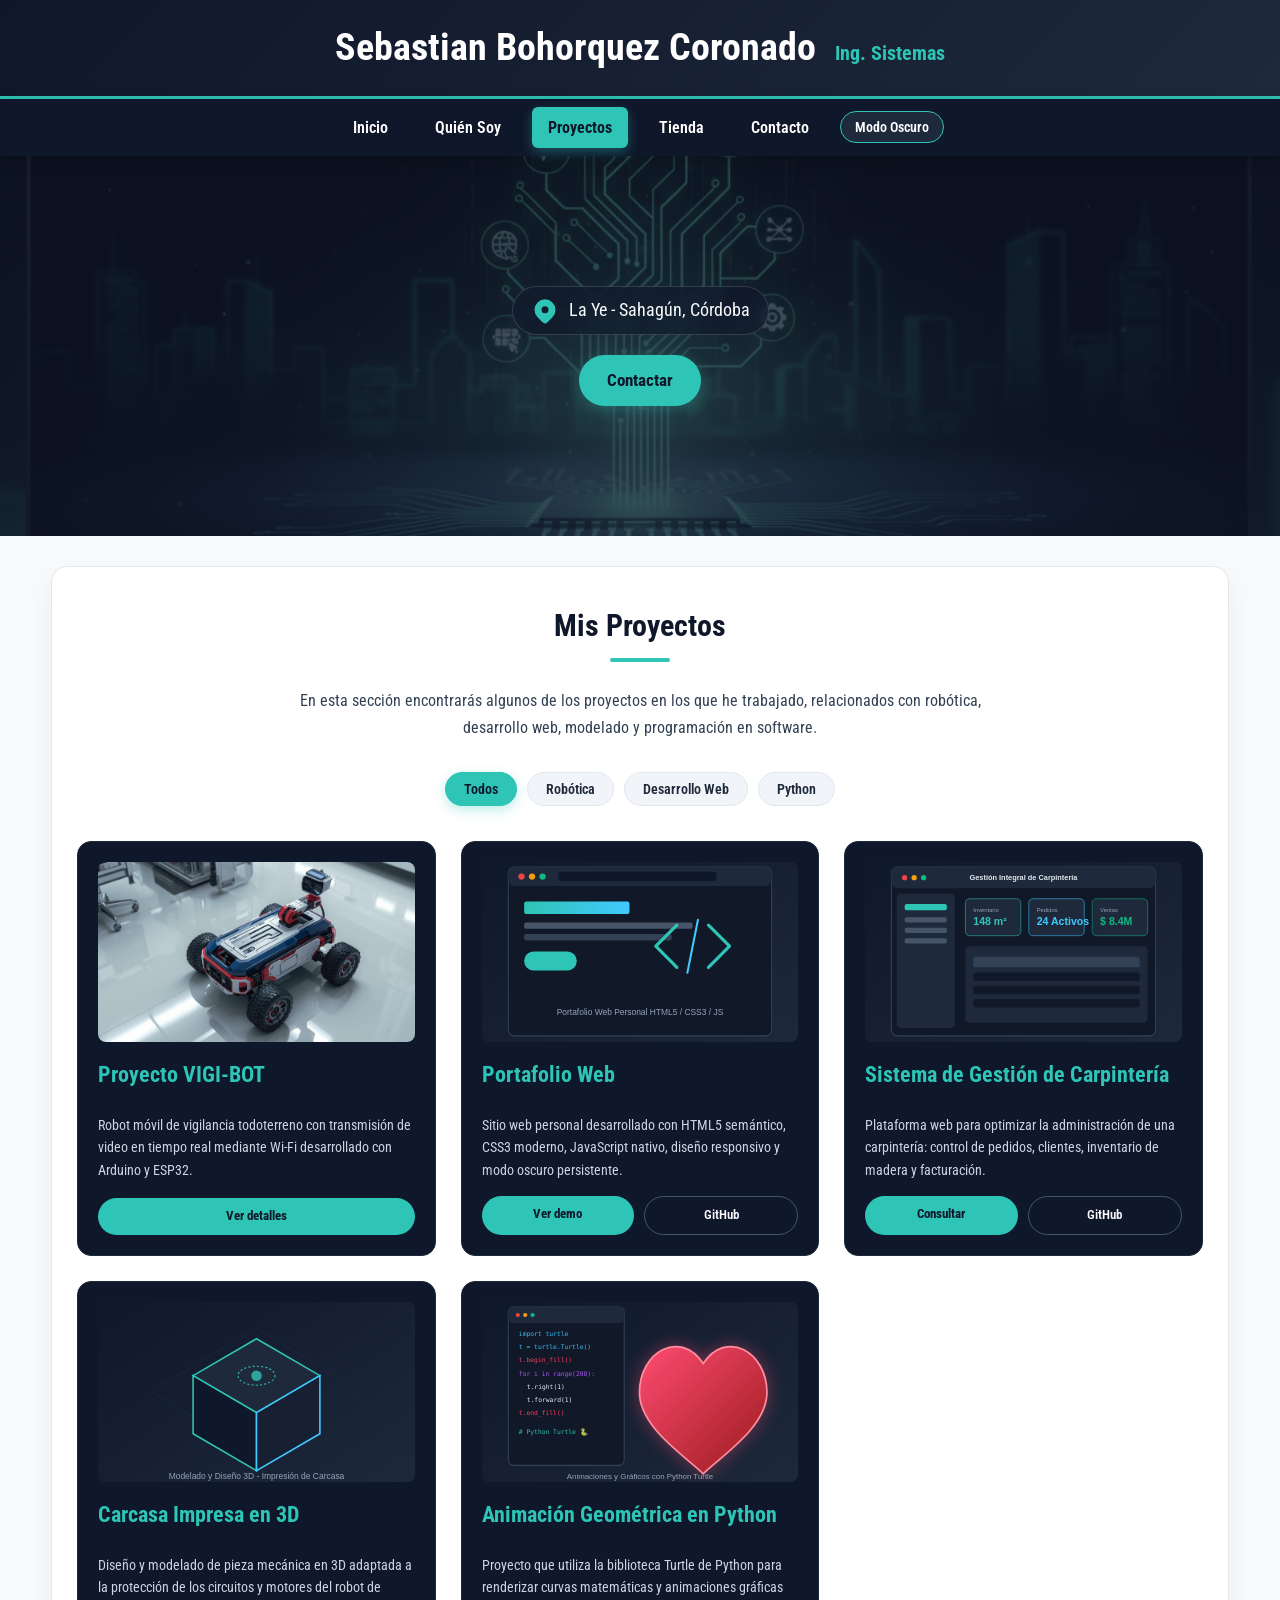
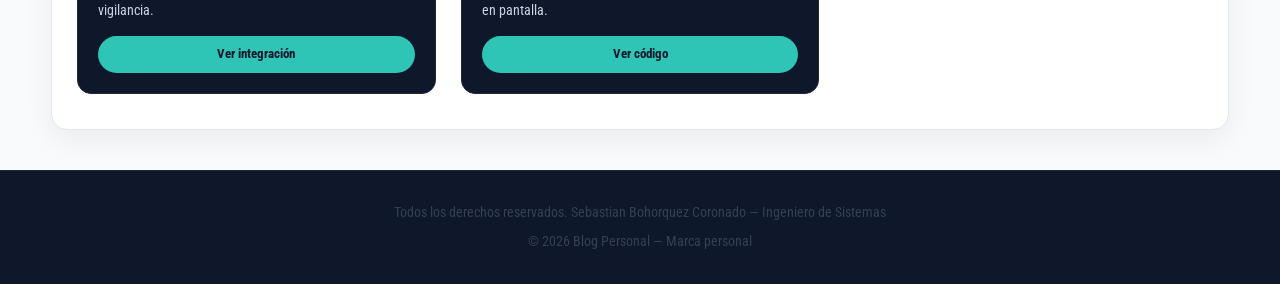
<file: proyectos.html>
<!DOCTYPE html>
<html lang="es">
<head>
    <meta charset="UTF-8">
    <meta name="viewport" content="width=device-width, initial-scale=1.0">
    <meta name="description" content="Proyectos destacados de desarrollo web, robótica y software por Sebastian Bohorquez Coronado.">
    <link rel="icon" type="image/svg+xml" href="img/favicon.svg">

    <!-- Google Fonts -->
    <link rel="preconnect" href="https://fonts.googleapis.com">
    <link rel="preconnect" href="https://fonts.gstatic.com" crossorigin>
    <link href="https://fonts.googleapis.com/css2?family=Roboto+Condensed:ital,wght@0,300..900;1,300..900&family=Rubik:ital,wght@0,300..900;1,300..900&display=swap" rel="stylesheet">

    <!-- Estilos CSS -->
    <link rel="stylesheet" href="css/normalize.css">
    <link rel="stylesheet" href="css/style.css">
    <title>Proyectos | Sebastian Bohorquez Coronado</title>
</head>
<body>
    <header class="header">
        <h1 class="titulo">
            Sebastian Bohorquez Coronado <span>Ing. Sistemas</span>
        </h1>
    </header>
    
    <div class="nav-bg">
        <nav class="navegacion-principal contenedor">

            <!-- MENÚ -->
            <div class="menu-nav">
                <a href="index.html">Inicio</a> 
                <a href="quien-soy.html">Quién Soy</a>
                <a href="proyectos.html" class="activo">Proyectos</a> 
                <a href="tienda.html">Tienda</a> 
                <a href="contacto.html">Contacto</a>
                <button class="boton-modo" id="boton-modo" aria-label="Cambiar tema claro u oscuro">Modo Oscuro</button>
            </div>
            <!-- BOTÓN HAMBURGUESA -->
            <button class="toggle" id="toggle-menu" aria-label="Abrir menú de navegación" aria-expanded="false">
                <svg xmlns="http://www.w3.org/2000/svg" width="28" height="28" viewBox="0 0 24 24" fill="#2EC4B6" class="icon-barra"><path stroke="none" d="M0 0h24v24H0z" fill="none"/><path d="M21 6a1 1 0 0 1 -1 1h-16a1 1 0 1 1 0 -2h16a1 1 0 0 1 1 1" /><path d="M21 12a1 1 0 0 1 -1 1h-16a1 1 0 0 1 0 -2h16a1 1 0 0 1 1 1" /><path d="M21 18a1 1 0 0 1 -1 1h-16a1 1 0 0 1 0 -2h16a1 1 0 0 1 1 1" /></svg>
            </button>

        </nav>
    </div>

    <section class="hero">
        <div class="contenido-hero">
            <div class="ubicacion">
                <svg xmlns="http://www.w3.org/2000/svg" width="28" height="28" viewBox="0 0 24 24" fill="#2EC4B6" class="icono icon-tabler icons-tabler-filled icon-tabler-map-pin"><path stroke="none" d="M0 0h24v24H0z" fill="none"/><path d="M18.364 4.636a9 9 0 0 1 .203 12.519l-.203 .21l-4.243 4.242a3 3 0 0 1 -4.097 .135l-.144 -.135l-4.244 -4.243a9 9 0 0 1 12.728 -12.728zm-6.364 3.364a3 3 0 1 0 0 6a3 3 0 0 0 0 -6" /></svg>
                <p>La Ye - Sahagún, Córdoba</p>
            </div> 
            <a class="boton" href="contacto.html">Contactar</a>
        </div>
    </section>
    
    <main class="contenedor sombra">

        <section class="intro-proyectos">         
            <h2>Mis Proyectos</h2>
            <p class="parrafo-proyecto">
                En esta sección encontrarás algunos de los proyectos en los que he trabajado,
                relacionados con robótica, desarrollo web, modelado y programación en software.
            </p>
        </section>

        <!-- Filtros interactivos -->
        <div class="filtros">
            <button class="btn-filtro activo" data-filtro="todos">Todos</button>
            <button class="btn-filtro" data-filtro="robotica">Robótica</button>
            <button class="btn-filtro" data-filtro="desarrolloWeb">Desarrollo Web</button>
            <button class="btn-filtro" data-filtro="animacionesPython">Python</button>
        </div>

        <section class="proyectos-grid">

            <!-- Robotica: VIGI-BOT -->
            <div class="proyecto-card" data-categoria="robotica">
                <img src="img_VIGI-BOT/VIGI-BOT.jpg" alt="Robot móvil de vigilancia VIGI-BOT">
                <h3>Proyecto VIGI-BOT</h3>
                <p>Robot móvil de vigilancia todoterreno con transmisión de video en tiempo real mediante Wi-Fi desarrollado con Arduino y ESP32.</p>
                <div class="acciones-proyecto">
                    <a href="vigi-bot.html" class="btn-proyecto">Ver detalles</a>
                </div>
            </div>

            <!-- Desarrollo Web: Portafolio -->
            <div class="proyecto-card" data-categoria="desarrolloWeb">
                <img src="img/proyecto-web.svg" alt="Mockup del sitio web portafolio personal">
                <h3>Portafolio Web</h3>
                <p>Sitio web personal desarrollado con HTML5 semántico, CSS3 moderno, JavaScript nativo, diseño responsivo y modo oscuro persistente.</p>
                <div class="acciones-proyecto">
                    <a href="index.html" class="btn-proyecto">Ver demo</a>
                    <a href="https://github.com" target="_blank" rel="noopener noreferrer" class="btn-proyecto-secundario">GitHub</a>
                </div>
            </div>

            <!-- Desarrollo Web: Sistema Carpintería -->
            <div class="proyecto-card" data-categoria="desarrolloWeb">
                <img src="img/proyecto-carpinteria.svg" alt="Panel de gestión de carpintería y materiales">
                <h3>Sistema de Gestión de Carpintería</h3>
                <p>Plataforma web para optimizar la administración de una carpintería: control de pedidos, clientes, inventario de madera y facturación.</p>
                <div class="acciones-proyecto">
                    <a href="contacto.html" class="btn-proyecto">Consultar</a>
                    <a href="https://github.com" target="_blank" rel="noopener noreferrer" class="btn-proyecto-secundario">GitHub</a>
                </div>
            </div>

            <!-- Robotica / Modelado 3D -->
            <div class="proyecto-card" data-categoria="robotica">
                <img src="img/proyecto-3d.svg" alt="Diseño de pieza mecánica y carcasa 3D">
                <h3>Carcasa Impresa en 3D</h3>
                <p>Diseño y modelado de pieza mecánica en 3D adaptada a la protección de los circuitos y motores del robot de vigilancia.</p>
                <div class="acciones-proyecto">
                    <a href="vigi-bot.html" class="btn-proyecto">Ver integración</a>
                </div>
            </div>

            <!-- Python: Animación Turtle -->
            <div class="proyecto-card" data-categoria="animacionesPython">
                <img src="img/proyecto-python.svg" alt="Código y renderizado de corazón en Python Turtle">
                <h3>Animación Geométrica en Python</h3>
                <p>Proyecto que utiliza la biblioteca Turtle de Python para renderizar curvas matemáticas y animaciones gráficas en pantalla.</p>
                <div class="acciones-proyecto">
                    <a href="https://github.com" target="_blank" rel="noopener noreferrer" class="btn-proyecto">Ver código</a>
                </div>
            </div>

        </section>

    </main>
    
    <footer class="footer">
        <p>Todos los derechos reservados. Sebastian Bohorquez Coronado — Ingeniero de Sistemas</p>
        <p>© 2026 Blog Personal — Marca personal</p>
    </footer>

    <script src="JavaScript/script.js"></script>

</body>
</html>
</file>
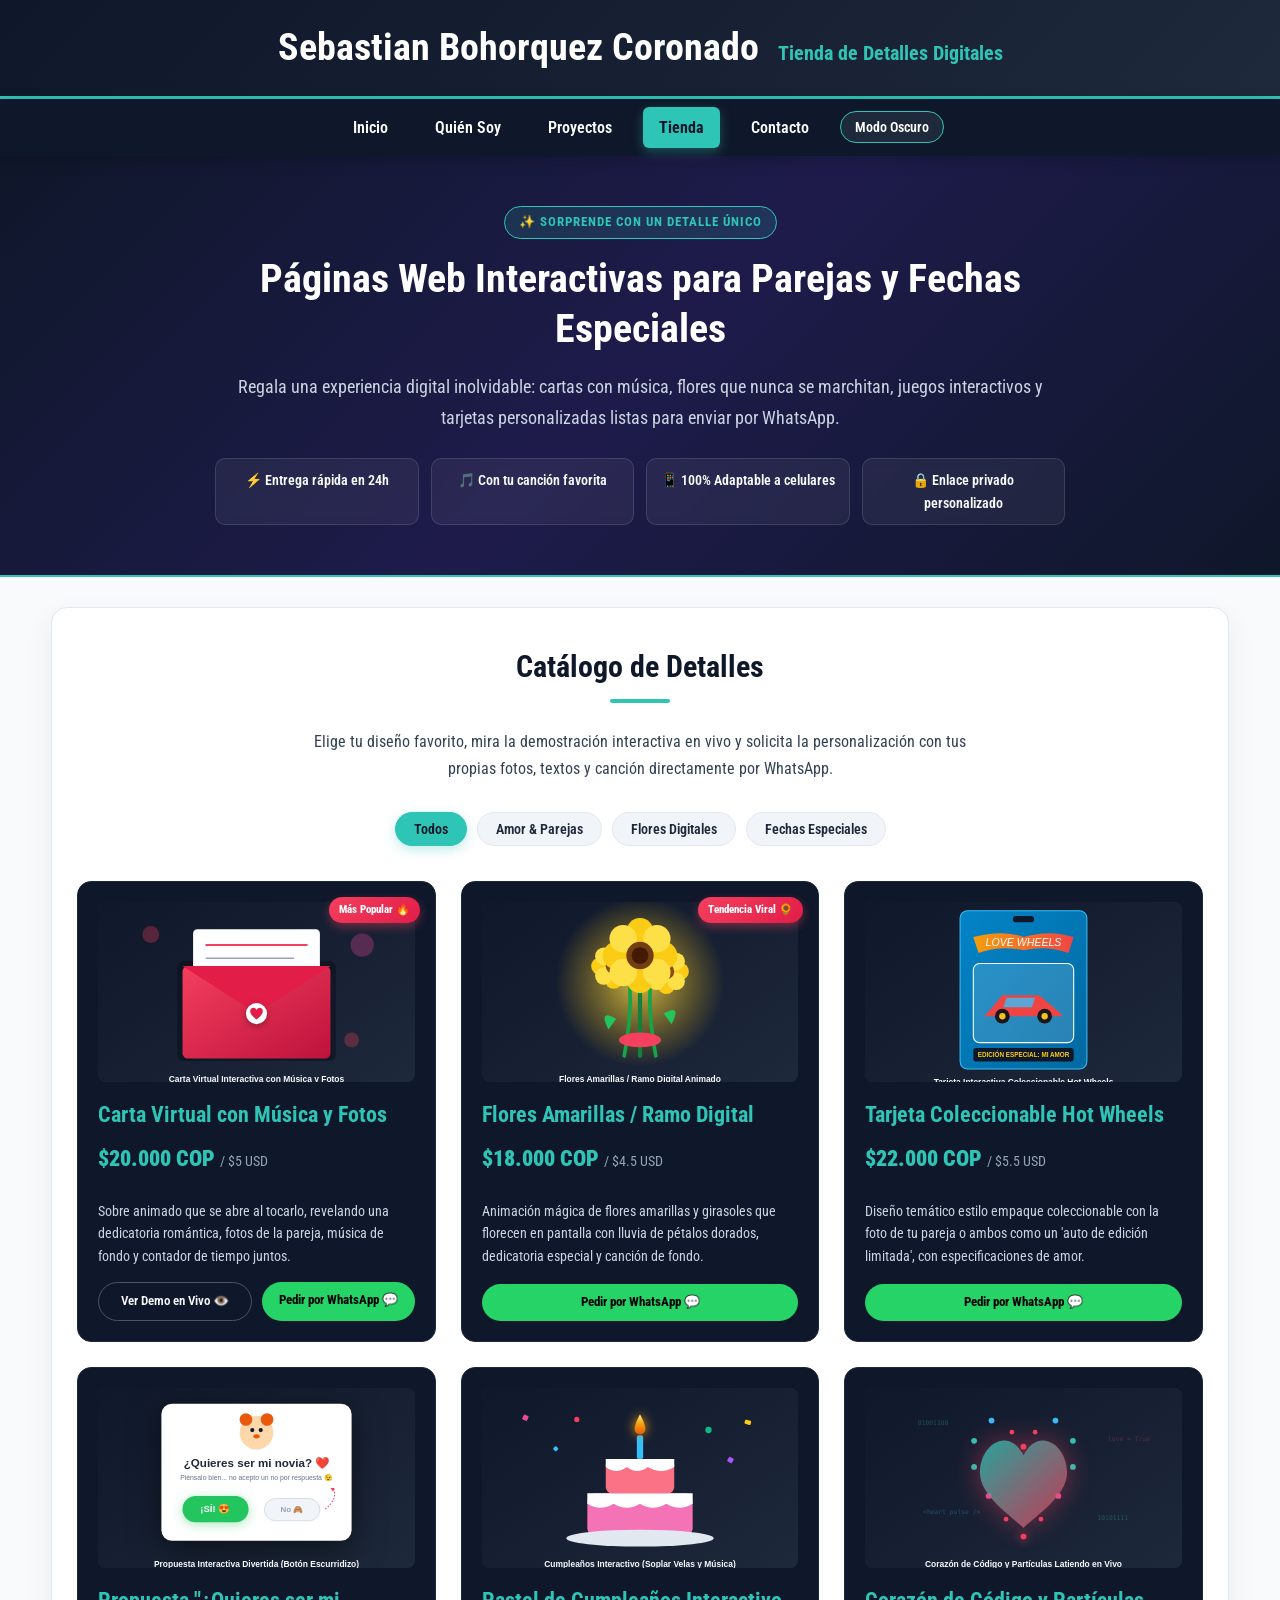
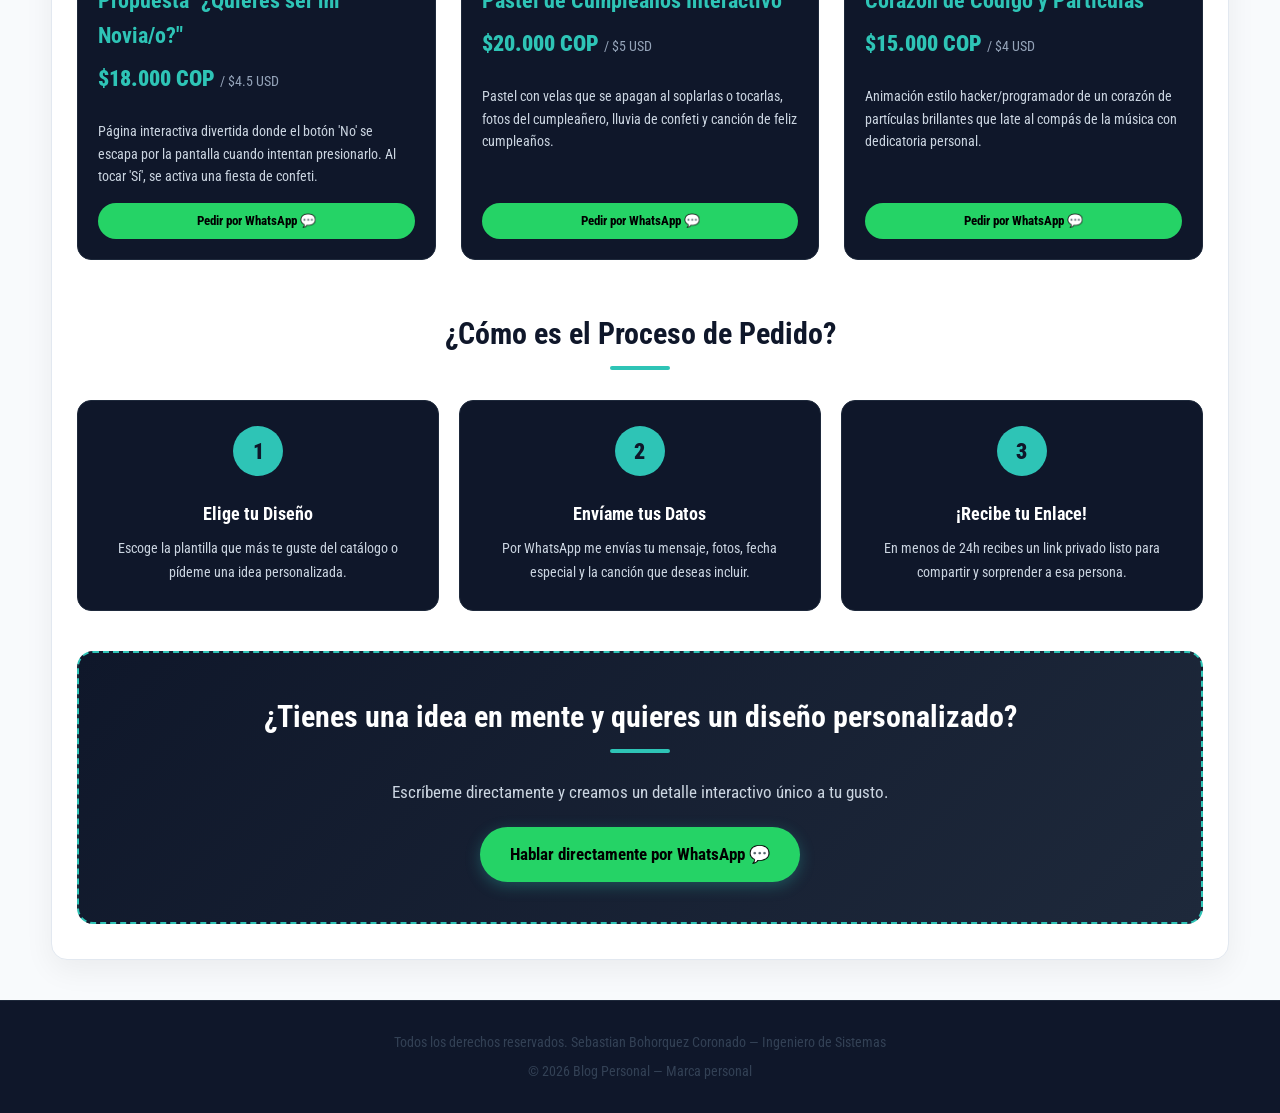
<file: tienda.html>
<!DOCTYPE html>
<html lang="es">
<head>
    <meta charset="UTF-8">
    <meta name="viewport" content="width=device-width, initial-scale=1.0">
    <meta name="description" content="Tienda de Detalles Web Interactivos de Sebastian Bohorquez. Cartas virtuales, flores amarillas, tarjetas personalizadas y animaciones con música para fechas especiales.">
    <link rel="icon" type="image/svg+xml" href="img/favicon.svg">

    <!-- Google Fonts -->
    <link rel="preconnect" href="https://fonts.googleapis.com">
    <link rel="preconnect" href="https://fonts.gstatic.com" crossorigin>
    <link href="https://fonts.googleapis.com/css2?family=Roboto+Condensed:ital,wght@0,300..900;1,300..900&family=Rubik:ital,wght@0,300..900;1,300..900&display=swap" rel="stylesheet">

    <!-- Estilos CSS -->
    <link rel="stylesheet" href="css/normalize.css">
    <link rel="stylesheet" href="css/style.css">
    <title>Tienda de Detalles Digitales | Sebastian Bohorquez</title>
</head>
<body>
    <header class="header">
        <h1 class="titulo">
            Sebastian Bohorquez Coronado <span>Tienda de Detalles Digitales</span>
        </h1>
    </header>
    
    <div class="nav-bg">
        <nav class="navegacion-principal contenedor">

            <!-- MENÚ -->
            <div class="menu-nav">
                <a href="index.html">Inicio</a> 
                <a href="quien-soy.html">Quién Soy</a>
                <a href="proyectos.html">Proyectos</a> 
                <a href="tienda.html" class="activo">Tienda</a> 
                <a href="contacto.html">Contacto</a>
                <button class="boton-modo" id="boton-modo" aria-label="Cambiar tema claro u oscuro">Modo Oscuro</button>
            </div>

            <!-- BOTÓN HAMBURGUESA -->
            <button class="toggle" id="toggle-menu" aria-label="Abrir menú de navegación" aria-expanded="false">
                <svg xmlns="http://www.w3.org/2000/svg" width="28" height="28" viewBox="0 0 24 24" fill="#2EC4B6" class="icon-barra"><path stroke="none" d="M0 0h24v24H0z" fill="none"/><path d="M21 6a1 1 0 0 1 -1 1h-16a1 1 0 1 1 0 -2h16a1 1 0 0 1 1 1" /><path d="M21 12a1 1 0 0 1 -1 1h-16a1 1 0 0 1 0 -2h16a1 1 0 0 1 1 1" /><path d="M21 18a1 1 0 0 1 -1 1h-16a1 1 0 0 1 0 -2h16a1 1 0 0 1 1 1" /></svg>
            </button>

        </nav>
    </div>

    <!-- Hero de la Tienda -->
    <section class="hero-tienda">
        <div class="contenido-hero-tienda">
            <span class="badge-tienda">✨ Sorprende con un detalle único</span>
            <h1>Páginas Web Interactivas para Parejas y Fechas Especiales</h1>
            <p>
                Regala una experiencia digital inolvidable: cartas con música, flores que nunca se marchitan,
                juegos interactivos y tarjetas personalizadas listas para enviar por WhatsApp.
            </p>
            <div class="ventajas-grid">
                <div class="ventaja-item">⚡ Entrega rápida en 24h</div>
                <div class="ventaja-item">🎵 Con tu canción favorita</div>
                <div class="ventaja-item">📱 100% Adaptable a celulares</div>
                <div class="ventaja-item">🔒 Enlace privado personalizado</div>
            </div>
        </div>
    </section>
    
    <main class="contenedor sombra">

        <section class="intro-tienda">         
            <h2>Catálogo de Detalles</h2>
            <p class="parrafo-proyecto">
                Elige tu diseño favorito, mira la demostración interactiva en vivo y solicita la personalización
                con tus propias fotos, textos y canción directamente por WhatsApp.
            </p>
        </section>

        <!-- Filtros de la Tienda -->
        <div class="filtros">
            <button class="btn-filtro activo" data-filtro="todos">Todos</button>
            <button class="btn-filtro" data-filtro="amor">Amor & Parejas</button>
            <button class="btn-filtro" data-filtro="flores">Flores Digitales</button>
            <button class="btn-filtro" data-filtro="ocasiones">Fechas Especiales</button>
        </div>

        <section class="proyectos-grid">

            <!-- 1. Carta Virtual -->
            <div class="proyecto-card tienda-card" data-categoria="amor">
                <div class="card-badge">Más Popular 🔥</div>
                <img src="img/tienda-carta.svg" alt="Carta virtual romántica interactiva con sobre">
                <h3>Carta Virtual con Música y Fotos</h3>
                <div class="precio-tag">$20.000 COP <span>/ $5 USD</span></div>
                <p>Sobre animado que se abre al tocarlo, revelando una dedicatoria romántica, fotos de la pareja, música de fondo y contador de tiempo juntos.</p>
                <div class="acciones-proyecto">
                    <a href="demo-detalle.html" class="btn-proyecto-secundario">Ver Demo en Vivo 👁️</a>
                    <a href="https://wa.me/573148147870?text=Hola%20Sebastian,%20quiero%20personalizar%20la%20Carta%20Virtual%20Interactiva" target="_blank" rel="noopener noreferrer" class="btn-proyecto btn-whatsapp-card">Pedir por WhatsApp 💬</a>
                </div>
            </div>

            <!-- 2. Flores Amarillas -->
            <div class="proyecto-card tienda-card" data-categoria="flores">
                <div class="card-badge">Tendencia Viral 🌻</div>
                <img src="img/tienda-flores.svg" alt="Ramo de flores amarillas digitales interactivas">
                <h3>Flores Amarillas / Ramo Digital</h3>
                <div class="precio-tag">$18.000 COP <span>/ $4.5 USD</span></div>
                <p>Animación mágica de flores amarillas y girasoles que florecen en pantalla con lluvia de pétalos dorados, dedicatoria especial y canción de fondo.</p>
                <div class="acciones-proyecto">
                    <a href="https://wa.me/573148147870?text=Hola%20Sebastian,%20quiero%20el%20Ramo%20de%20Flores%20Digitales%20personalizado" target="_blank" rel="noopener noreferrer" class="btn-proyecto btn-whatsapp-card">Pedir por WhatsApp 💬</a>
                </div>
            </div>

            <!-- 3. Tarjeta Hot Wheels -->
            <div class="proyecto-card tienda-card" data-categoria="amor">
                <img src="img/tienda-hotwheels.svg" alt="Tarjeta coleccionable Hot Wheels de pareja">
                <h3>Tarjeta Coleccionable Hot Wheels</h3>
                <div class="precio-tag">$22.000 COP <span>/ $5.5 USD</span></div>
                <p>Diseño temático estilo empaque coleccionable con la foto de tu pareja o ambos como un 'auto de edición limitada', con especificaciones de amor.</p>
                <div class="acciones-proyecto">
                    <a href="https://wa.me/573148147870?text=Hola%20Sebastian,%20quiero%20la%20Tarjeta%20Hot%20Wheels%20para%20mi%20pareja" target="_blank" rel="noopener noreferrer" class="btn-proyecto btn-whatsapp-card">Pedir por WhatsApp 💬</a>
                </div>
            </div>

            <!-- 4. Propuesta Divertida -->
            <div class="proyecto-card tienda-card" data-categoria="amor">
                <img src="img/tienda-propuesta.svg" alt="Propuesta interactiva con botón que se escapa">
                <h3>Propuesta "¿Quieres ser mi Novia/o?"</h3>
                <div class="precio-tag">$18.000 COP <span>/ $4.5 USD</span></div>
                <p>Página interactiva divertida donde el botón 'No' se escapa por la pantalla cuando intentan presionarlo. Al tocar 'Sí', se activa una fiesta de confeti.</p>
                <div class="acciones-proyecto">
                    <a href="https://wa.me/573148147870?text=Hola%20Sebastian,%20quiero%20la%20Propuesta%20Interactiva%20personalizada" target="_blank" rel="noopener noreferrer" class="btn-proyecto btn-whatsapp-card">Pedir por WhatsApp 💬</a>
                </div>
            </div>

            <!-- 5. Cumpleaños Interactivo -->
            <div class="proyecto-card tienda-card" data-categoria="ocasiones">
                <img src="img/tienda-cumpleanos.svg" alt="Pastel de cumpleaños virtual con velas que se apagan">
                <h3>Pastel de Cumpleaños Interactivo</h3>
                <div class="precio-tag">$20.000 COP <span>/ $5 USD</span></div>
                <p>Pastel con velas que se apagan al soplarlas o tocarlas, fotos del cumpleañero, lluvia de confeti y canción de feliz cumpleaños.</p>
                <div class="acciones-proyecto">
                    <a href="https://wa.me/573148147870?text=Hola%20Sebastian,%20quiero%20la%20Tarjeta%20de%20Cumplea%C3%B1os%20Interactiva" target="_blank" rel="noopener noreferrer" class="btn-proyecto btn-whatsapp-card">Pedir por WhatsApp 💬</a>
                </div>
            </div>

            <!-- 6. Corazón en Código -->
            <div class="proyecto-card tienda-card" data-categoria="ocasiones">
                <img src="img/tienda-corazon.svg" alt="Corazón de partículas animadas en código">
                <h3>Corazón de Código y Partículas</h3>
                <div class="precio-tag">$15.000 COP <span>/ $4 USD</span></div>
                <p>Animación estilo hacker/programador de un corazón de partículas brillantes que late al compás de la música con dedicatoria personal.</p>
                <div class="acciones-proyecto">
                    <a href="https://wa.me/573148147870?text=Hola%20Sebastian,%20quiero%20el%20Coraz%C3%B3n%20en%20C%C3%B3digo%20personalizado" target="_blank" rel="noopener noreferrer" class="btn-proyecto btn-whatsapp-card">Pedir por WhatsApp 💬</a>
                </div>
            </div>

        </section>

        <!-- Cómo Funciona el Proceso -->
        <section class="como-funciona-seccion">
            <h2>¿Cómo es el Proceso de Pedido?</h2>
            <div class="pasos-grid">
                <div class="paso-card">
                    <div class="paso-num">1</div>
                    <h4>Elige tu Diseño</h4>
                    <p>Escoge la plantilla que más te guste del catálogo o pídeme una idea personalizada.</p>
                </div>
                <div class="paso-card">
                    <div class="paso-num">2</div>
                    <h4>Envíame tus Datos</h4>
                    <p>Por WhatsApp me envías tu mensaje, fotos, fecha especial y la canción que deseas incluir.</p>
                </div>
                <div class="paso-card">
                    <div class="paso-num">3</div>
                    <h4>¡Recibe tu Enlace!</h4>
                    <p>En menos de 24h recibes un link privado listo para compartir y sorprender a esa persona.</p>
                </div>
            </div>
        </section>

        <!-- CTA Directo -->
        <section class="cta-tienda">
            <h2>¿Tienes una idea en mente y quieres un diseño personalizado?</h2>
            <p>Escríbeme directamente y creamos un detalle interactivo único a tu gusto.</p>
            <a href="https://wa.me/573148147870?text=Hola%20Sebastian,%20tengo%20una%20idea%20para%20un%20dise%C3%B1o%20web%20personalizado" target="_blank" rel="noopener noreferrer" class="boton btn-cta-wpp">
                Hablar directamente por WhatsApp 💬
            </a>
        </section>

    </main>
    
    <footer class="footer">
        <p>Todos los derechos reservados. Sebastian Bohorquez Coronado — Ingeniero de Sistemas</p>
        <p>© 2026 Blog Personal — Marca personal</p>
    </footer>

    <script src="JavaScript/script.js"></script>

</body>
</html>
</file>
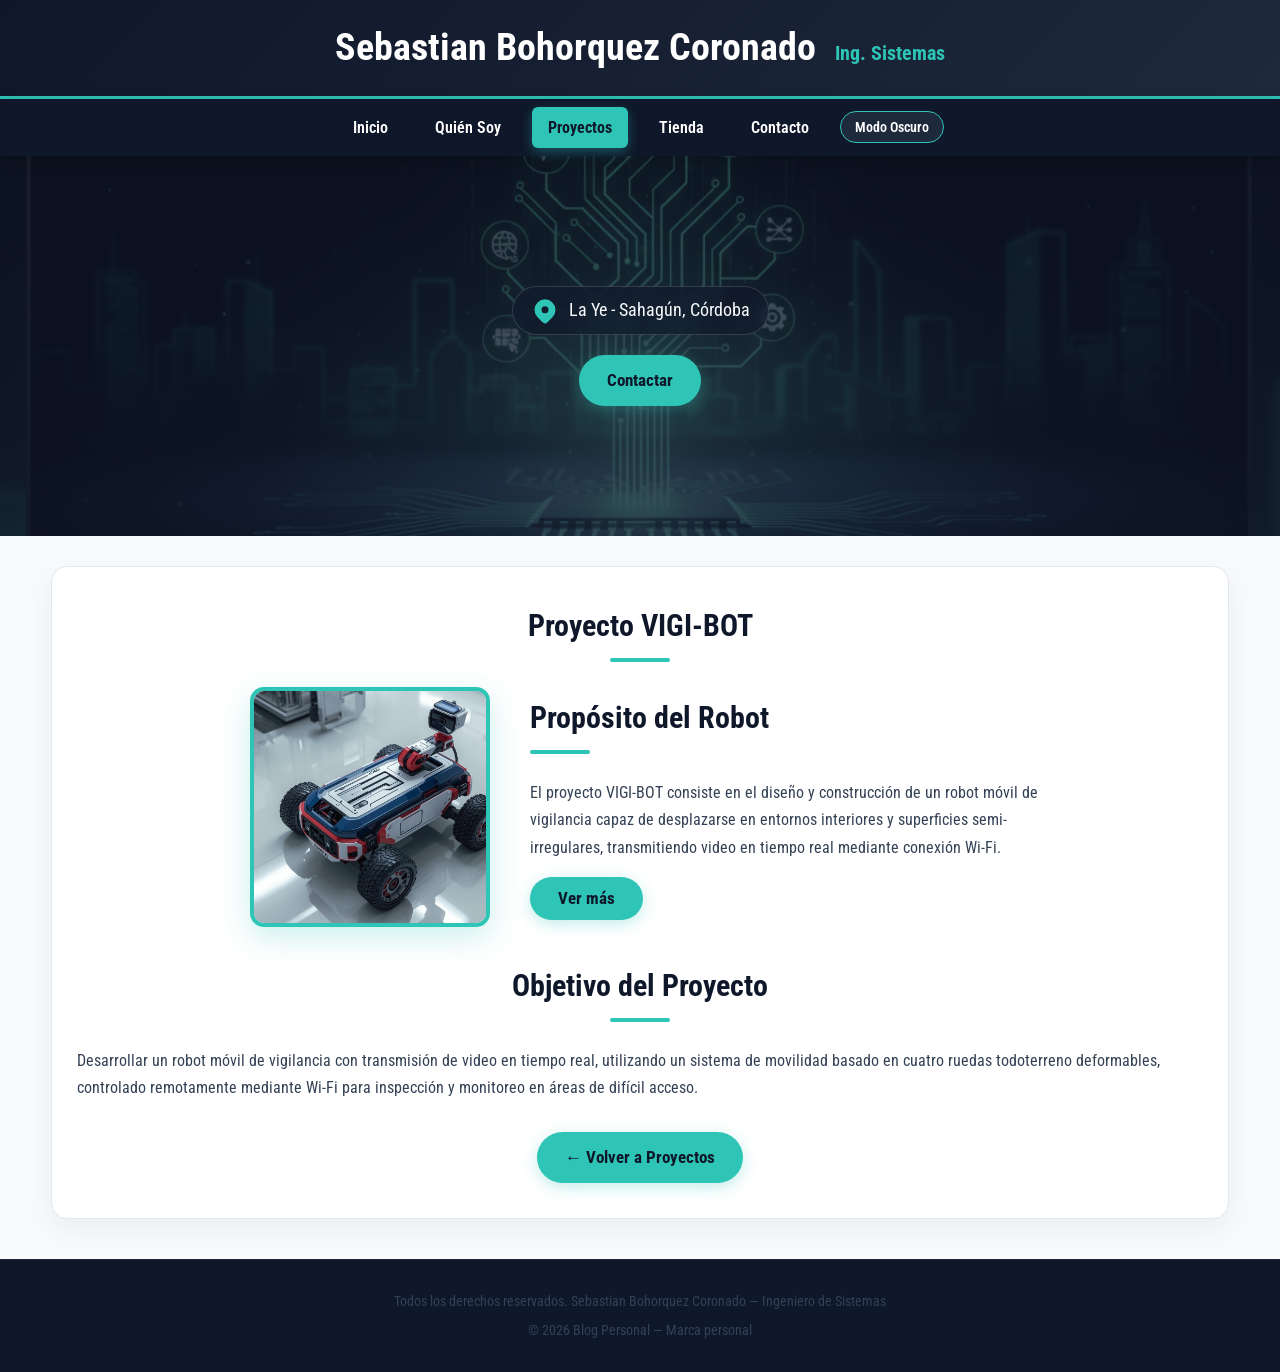
<file: vigi-bot.html>
<!DOCTYPE html>
<html lang="es">
<head>
    <meta charset="UTF-8">
    <meta name="viewport" content="width=device-width, initial-scale=1.0">
    <meta name="description" content="Detalles del proyecto VIGI-BOT: robot móvil todoterreno de vigilancia desarrollado con Arduino, ESP32 y Wi-Fi por Sebastian Bohorquez Coronado.">
    <link rel="icon" type="image/svg+xml" href="img/favicon.svg">

    <!-- Google Fonts -->
    <link rel="preconnect" href="https://fonts.googleapis.com">
    <link rel="preconnect" href="https://fonts.gstatic.com" crossorigin>
    <link href="https://fonts.googleapis.com/css2?family=Roboto+Condensed:ital,wght@0,300..900;1,300..900&family=Rubik:ital,wght@0,300..900;1,300..900&display=swap" rel="stylesheet">

    <!-- Estilos CSS -->
    <link rel="stylesheet" href="css/normalize.css">
    <link rel="stylesheet" href="css/style.css">
    <title>Proyecto VIGI-BOT | Sebastian Bohorquez Coronado</title>
</head>
<body>
    <header class="header">
        <h1 class="titulo">
            Sebastian Bohorquez Coronado <span>Ing. Sistemas</span>
        </h1>
    </header>
    
    <div class="nav-bg">
        <nav class="navegacion-principal contenedor">

            <!-- MENÚ -->
            <div class="menu-nav">
                <a href="index.html">Inicio</a> 
                <a href="quien-soy.html">Quién Soy</a>
                <a href="proyectos.html" class="activo">Proyectos</a> 
                <a href="tienda.html">Tienda</a> 
                <a href="contacto.html">Contacto</a>
                <button class="boton-modo" id="boton-modo" aria-label="Cambiar tema claro u oscuro">Modo Oscuro</button>
            </div>

            <!-- BOTÓN HAMBURGUESA -->
            <button class="toggle" id="toggle-menu" aria-label="Abrir menú de navegación" aria-expanded="false">
                <svg xmlns="http://www.w3.org/2000/svg" width="28" height="28" viewBox="0 0 24 24" fill="#2EC4B6" class="icono icon-tabler icons-tabler-filled icon-tabler-menu-2"><path stroke="none" d="M0 0h24v24H0z" fill="none"/><path d="M21 6a1 1 0 0 1 -1 1h-16a1 1 0 1 1 0 -2h16a1 1 0 0 1 1 1" /><path d="M21 12a1 1 0 0 1 -1 1h-16a1 1 0 0 1 0 -2h16a1 1 0 0 1 1 1" /><path d="M21 18a1 1 0 0 1 -1 1h-16a1 1 0 0 1 0 -2h16a1 1 0 0 1 1 1" /></svg>
            </button>

        </nav>
    </div>

    <section class="hero">
        <div class="contenido-hero">
            <div class="ubicacion">
                <svg xmlns="http://www.w3.org/2000/svg" width="28" height="28" viewBox="0 0 24 24" fill="#2EC4B6" class="icono icon-tabler icons-tabler-filled icon-tabler-map-pin"><path stroke="none" d="M0 0h24v24H0z" fill="none"/><path d="M18.364 4.636a9 9 0 0 1 .203 12.519l-.203 .21l-4.243 4.242a3 3 0 0 1 -4.097 .135l-.144 -.135l-4.244 -4.243a9 9 0 0 1 12.728 -12.728zm-6.364 3.364a3 3 0 1 0 0 6a3 3 0 0 0 0 -6" /></svg>
                <p>La Ye - Sahagún, Córdoba</p>
            </div> 
            <a class="boton" href="contacto.html">Contactar</a>
        </div>
    </section>
    
    <main class="contenedor sombra">

        <section class="intro-vigi-bot">         
            <h2>Proyecto VIGI-BOT</h2>
        </section>

        <section class="vigi-bot-section">
            <div class="vigi-bot-container">
                <div class="vigi-bot-imagen">
                    <img src="img_VIGI-BOT/VIGI-BOT.jpg" alt="Robot móvil de vigilancia VIGI-BOT con cámara y ruedas todoterreno" class="vigi-bot-foto">
                </div>
                <div class="vigi-bot-info">
                    <h2>Propósito del Robot</h2>
                    <p id="bio-corta" class="visible">
                        El proyecto VIGI-BOT consiste en el diseño y construcción de un robot móvil de vigilancia capaz de desplazarse en entornos
                        interiores y superficies semi-irregulares, transmitiendo video en tiempo real mediante conexión Wi-Fi.
                    </p>

                    <p id="bio-completa" class="oculto">
                        Su propósito principal es permitir la inspección visual remota de espacios donde el acceso
                        humano puede resultar incómodo o riesgoso, además de servir como plataforma educativa para
                        el aprendizaje práctico de robótica móvil, sistemas embebidos, diseño 3D y comunicación inalámbrica.
                    </p>
                    <button id="boton-vermas" class="boton" aria-label="Ver más información del proyecto">Ver más</button>
                </div>  
            </div>
        </section>

        <section>
            <h2>Objetivo del Proyecto</h2>
            <p class="objetivo-vigi-bot">
                Desarrollar un robot móvil de vigilancia con transmisión de video en tiempo real, utilizando un sistema de movilidad basado en cuatro ruedas todoterreno deformables, controlado remotamente mediante Wi-Fi para inspección y monitoreo en áreas de difícil acceso.
            </p>
        </section>
        
        <div style="text-align: center; margin-top: 3rem;">
            <a href="proyectos.html" class="boton">← Volver a Proyectos</a>
        </div>

    </main>
    
    <footer class="footer">
        <p>Todos los derechos reservados. Sebastian Bohorquez Coronado — Ingeniero de Sistemas</p>
        <p>© 2026 Blog Personal — Marca personal</p>
    </footer>

    <script src="JavaScript/script.js"></script>

</body>
</html>
</file>
<file: css/style.css>
:root {
  --Negro: #121212;
  --negro: #121212;
  --Primario: #0f172a;
  --AzulProfundo: #1e293b;
  --AzulGrisaceo: #1e293b;
  --VerdeMenta: #2ec4b6;
  --VerdeMentaHover: #26a69a;
  --GrisClaro: #f1f5f9;
  --GrisBorde: #e2e8f0;
  --GrisOscuro: #334155;
  --Blanco: #ffffff;
  --TextoOscuro: #1e293b;
  --TextoMuted: #64748b;
  --TextoClaro: #f8f9fa;
  --FondoCuerpo: #f8fafc;
}

/* ==========================================================================
   Globales y Resets
   ========================================================================== */
html {
  font-size: 62.5%; /* 1rem = 10px */
  box-sizing: border-box;
  scroll-behavior: smooth;
}

*,
*:before,
*:after {
  box-sizing: inherit;
}

body {
  font-size: 1.6rem;
  font-family: "Roboto Condensed", sans-serif;
  background-color: var(--FondoCuerpo);
  color: var(--TextoOscuro);
  margin: 0;
  padding: 0;
  line-height: 1.6;
  transition: background-color 0.3s ease, color 0.3s ease;
}

/* ==========================================================================
   Header y Título
   ========================================================================== */
header,
.header {
  background: linear-gradient(135deg, #0f172a 0%, #1e293b 100%);
  padding: 2.5rem 1rem;
  text-align: center;
  border-bottom: 3px solid var(--VerdeMenta);
}

.titulo {
  font-size: clamp(2.2rem, 5vw, 3.8rem);
  line-height: 1.2;
  margin: 0;
  color: var(--Blanco);
  font-weight: 700;
}

.titulo span {
  font-size: clamp(1.4rem, 3vw, 2rem);
  color: var(--VerdeMenta);
  display: block;
  margin-top: 0.5rem;
}

@media (min-width: 768px) {
  .titulo span {
    display: inline-block;
    margin-top: 0;
    margin-left: 1rem;
  }
}

/* ==========================================================================
   Navegación Principal
   ========================================================================== */
.nav-bg {
  background-color: #0f172a;
  width: 100%;
  position: sticky;
  top: 0;
  z-index: 1000;
  box-shadow: 0 4px 15px rgba(0, 0, 0, 0.2);
}

.navegacion-principal {
  display: flex;
  justify-content: space-between;
  align-items: center;
  max-width: 1200px;
  margin: 0 auto;
  padding: 0.8rem 1.5rem;
  position: relative;
}

.menu-nav {
  display: flex;
  align-items: center;
  gap: 1.5rem;
  margin: 0 auto;
}

.navegacion-principal a {
  color: var(--Blanco);
  padding: 0.8rem 1.6rem;
  background-color: transparent;
  border-radius: 6px;
  font-size: 1.6rem;
  font-weight: 600;
  text-decoration: none;
  transition: all 0.3s ease;
}

.navegacion-principal a:hover {
  background-color: rgba(46, 196, 182, 0.15);
  color: var(--VerdeMenta);
  transform: translateY(-2px);
}

.nav-bg a.activo {
  background-color: var(--VerdeMenta);
  color: #0f172a !important;
  font-weight: 700;
  box-shadow: 0 4px 12px rgba(46, 196, 182, 0.35);
}

.boton-modo {
  background-color: #1e293b;
  color: var(--Blanco);
  border: 1px solid var(--VerdeMenta);
  padding: 0.7rem 1.4rem;
  border-radius: 20px;
  font-size: 1.4rem;
  font-weight: 600;
  cursor: pointer;
  transition: all 0.3s ease;
}

.boton-modo:hover {
  background-color: var(--VerdeMenta);
  color: #0f172a;
}

.toggle {
  display: none;
  background: none;
  border: none;
  cursor: pointer;
  padding: 0.5rem;
  color: var(--VerdeMenta);
}

@media (max-width: 768px) {
  .menu-nav {
    position: absolute;
    top: 100%;
    left: -260px;
    flex-direction: column;
    background-color: #0f172a;
    width: 240px;
    padding: 2rem 1.5rem;
    transition: left 0.3s ease;
    border-radius: 0 0 12px 0;
    box-shadow: 4px 10px 25px rgba(0, 0, 0, 0.4);
    gap: 1rem;
    align-items: stretch;
  }

  .menu-nav.open {
    left: 0;
  }

  .menu-nav a {
    text-align: center;
  }

  .toggle {
    display: flex;
    align-items: center;
  }
}

/* ==========================================================================
   Hero Section
   ========================================================================== */
.hero {
  background: linear-gradient(rgba(15, 23, 42, 0.75), rgba(15, 23, 42, 0.75)), url(../img/hero.png);
  background-size: cover;
  background-position: center;
  background-repeat: no-repeat;
  height: 380px;
  position: relative;
  margin-bottom: 2rem;
  color: var(--Blanco);
  width: 100%;
  display: flex;
  align-items: center;
  justify-content: center;
}

.contenido-hero {
  display: flex;
  flex-direction: column;
  align-items: center;
  justify-content: center;
  text-align: center;
  padding: 1rem;
}

.ubicacion {
  display: flex;
  align-items: center;
  gap: 1rem;
  margin-bottom: 2rem;
  background: rgba(15, 23, 42, 0.6);
  padding: 0.8rem 1.8rem;
  border-radius: 30px;
  border: 1px solid rgba(255, 255, 255, 0.15);
  backdrop-filter: blur(4px);
}

.ubicacion p {
  margin: 0;
  font-size: clamp(1.4rem, 2.5vw, 1.8rem);
  color: #f8fafc;
}

.boton {
  padding: 1.2rem 2.8rem;
  background-color: var(--VerdeMenta);
  color: #0f172a;
  border: none;
  font-size: clamp(1.4rem, 2.5vw, 1.7rem);
  border-radius: 50px;
  cursor: pointer;
  transition: all 0.3s ease;
  box-shadow: 0 4px 15px rgba(46, 196, 182, 0.3);
  text-decoration: none;
  font-weight: 700;
  display: inline-block;
  text-align: center;
}

.boton:hover {
  background-color: #ffffff;
  color: #0f172a;
  transform: translateY(-3px);
  box-shadow: 0 8px 20px rgba(0, 0, 0, 0.2);
}

/* ==========================================================================
   Contenedor Principal y Tipografías
   ========================================================================== */
.contenedor {
  max-width: 1200px;
  width: 92%;
  margin: 0 auto;
}

.sombra {
  background-color: #ffffff;
  color: var(--TextoOscuro);
  padding: 3.5rem 2.5rem;
  margin: 3rem auto;
  border-radius: 16px;
  box-shadow: 0 10px 30px rgba(0, 0, 0, 0.06);
  border: 1px solid var(--GrisBorde);
  transition: background-color 0.3s ease, color 0.3s ease, border-color 0.3s ease;
}

h2 {
  font-size: clamp(2.2rem, 5vw, 3rem);
  color: #0f172a;
  text-align: center;
  margin: 0 0 2.5rem 0;
  position: relative;
}

h2::after {
  content: "";
  display: block;
  width: 60px;
  height: 4px;
  background: var(--VerdeMenta);
  margin: 0.8rem auto 0 auto;
  border-radius: 2px;
}

h3 {
  font-size: clamp(1.8rem, 4vw, 2.2rem);
  color: #0f172a;
  margin-top: 0;
}

p {
  color: #334155;
  line-height: 1.7;
}

/* ==========================================================================
   Servicios (Inicio)
   ========================================================================== */
.servicios {
  display: grid;
  grid-template-columns: 1fr;
  gap: 2.5rem;
  margin-top: 2rem;
}

@media (min-width: 640px) {
  .servicios {
    grid-template-columns: repeat(2, 1fr);
  }
}

@media (min-width: 1024px) {
  .servicios {
    grid-template-columns: repeat(3, 1fr);
  }
}

.servicio {
  background-color: #0f172a;
  color: #f8fafc;
  padding: 2.5rem 2rem;
  border-radius: 14px;
  text-align: center;
  transition: transform 0.3s ease, box-shadow 0.3s ease;
  display: flex;
  flex-direction: column;
  justify-content: space-between;
  border: 1px solid #1e293b;
}

.servicio:hover {
  transform: translateY(-6px);
  box-shadow: 0 12px 30px rgba(46, 196, 182, 0.2);
  border-color: var(--VerdeMenta);
}

.servicio h3 {
  color: var(--VerdeMenta);
  margin-bottom: 1rem;
}

.servicio .iconos {
  display: flex;
  justify-content: center;
  margin: 1.2rem 0;
}

.servicio p {
  color: #cbd5e1;
  font-size: 1.5rem;
  line-height: 1.6;
  margin: 0;
  font-style: italic;
}

/* ==========================================================================
   Sobre Mí & Habilidades (Inicio)
   ========================================================================== */
.sobre-mi {
  max-width: 800px;
  margin: 4rem auto;
  text-align: center;
}

.sobre-mi p {
  color: #334155;
  font-size: 1.7rem;
  line-height: 1.8;
  margin-bottom: 2.5rem;
}

.habilidades {
  margin: 4rem 0;
  text-align: center;
}

.grid-habilidades {
  display: grid;
  grid-template-columns: repeat(auto-fit, minmax(140px, 1fr));
  gap: 1.5rem;
  margin-top: 2rem;
}

.habilidad {
  background: #f8fafc;
  border: 1px solid var(--GrisBorde);
  color: #0f172a;
  font-size: 1.5rem;
  font-weight: 600;
  padding: 1.6rem 1rem;
  border-radius: 10px;
  transition: all 0.3s ease;
}

.habilidad:hover {
  background: #0f172a;
  color: var(--VerdeMenta);
  border-color: var(--VerdeMenta);
  transform: translateY(-4px);
  box-shadow: 0 6px 15px rgba(0, 0, 0, 0.1);
}

/* Proyectos Destacados (Inicio) */
.proyectos-destacados {
  margin: 4rem 0;
  text-align: center;
}

.grid-proyectos {
  display: grid;
  grid-template-columns: 1fr;
  gap: 2rem;
  margin: 2.5rem 0;
}

@media (min-width: 768px) {
  .grid-proyectos {
    grid-template-columns: repeat(2, 1fr);
  }
}

.proyecto {
  background: #0f172a;
  color: #f8fafc;
  padding: 2.5rem;
  border-radius: 12px;
  text-align: left;
  border: 1px solid #1e293b;
  transition: transform 0.3s ease, box-shadow 0.3s ease;
}

.proyecto:hover {
  transform: translateY(-5px);
  border-color: var(--VerdeMenta);
  box-shadow: 0 10px 25px rgba(46, 196, 182, 0.18);
}

.proyecto h3 {
  color: var(--VerdeMenta);
  margin-bottom: 1rem;
}

.proyecto p {
  color: #cbd5e1;
  font-size: 1.5rem;
  line-height: 1.6;
}

.boton-ver-proyectos {
  padding: 1.2rem 2.8rem;
  background-color: var(--VerdeMenta);
  color: #0f172a;
  border: none;
  font-size: 1.6rem;
  border-radius: 50px;
  cursor: pointer;
  transition: all 0.3s ease;
  box-shadow: 0 4px 15px rgba(46, 196, 182, 0.3);
  text-decoration: none;
  font-weight: 700;
  display: inline-block;
}

.boton-ver-proyectos:hover {
  background-color: #0f172a;
  color: var(--VerdeMenta);
  transform: translateY(-3px);
}

/* Call to Action */
.cta {
  background: linear-gradient(135deg, #0f172a 0%, #1e293b 100%);
  color: white;
  text-align: center;
  padding: 4rem 2rem;
  border-radius: 14px;
  margin-top: 4rem;
  border: 1px solid #334155;
}

.cta h2 {
  color: #ffffff;
}

.cta h2::after {
  background: var(--VerdeMenta);
}

.cta p {
  color: #cbd5e1;
  font-size: 1.7rem;
  margin-bottom: 2rem;
}

/* ==========================================================================
   Página Quién Soy
   ========================================================================== */
.hero-Quien-Soy {
  background: linear-gradient(135deg, #0f172a 0%, #1e293b 100%);
  padding: 4rem 1rem;
  text-align: center;
  border-bottom: 1px solid #334155;
}

.contenido-hero h1 {
  font-size: clamp(3rem, 7vw, 6rem);
  font-weight: 900;
  letter-spacing: 4px;
  text-transform: uppercase;
  background-image: url("../img/hero.png");
  background-size: cover;
  background-position: center;
  -webkit-background-clip: text;
  background-clip: text;
  -webkit-text-fill-color: transparent;
  color: transparent;
  margin: 0;
}

/* Acordeón de Fotos de Perfil */
.section {
  display: flex;
  width: 100%;
  max-width: 600px;
  height: 380px;
  margin: 2.5rem auto;
  gap: 0.8rem;
  padding: 0 1rem;
}

.section .fotomia {
  width: 0;
  flex-grow: 1;
  object-fit: cover;
  opacity: 0.8;
  border-radius: 12px;
  transition: flex-grow 0.4s ease, opacity 0.3s ease, filter 0.3s ease;
}

.section .fotomia:hover {
  flex-grow: 4;
  opacity: 1;
  cursor: pointer;
  filter: contrast(110%);
}

.perfil-container {
  display: grid;
  grid-template-columns: 1fr;
  gap: 3rem;
  align-items: center;
  margin-bottom: 3.5rem;
}

@media (min-width: 768px) {
  .perfil-container {
    grid-template-columns: 240px 1fr;
    text-align: left;
  }
}

.perfil-imagen {
  display: flex;
  justify-content: center;
}

.perfil-foto {
  width: 220px;
  height: 220px;
  border-radius: 50%;
  object-fit: cover;
  border: 4px solid var(--VerdeMenta);
  box-shadow: 0 10px 30px rgba(46, 196, 182, 0.25);
  transition: transform 0.3s ease;
}

.perfil-foto:hover {
  transform: scale(1.05);
}

.perfil-info {
  color: #334155;
}

.perfil-info h2 {
  text-align: left;
}

.perfil-info h2::after {
  margin: 0.8rem 0 0 0;
}

.perfil-info p {
  font-size: 1.6rem;
  line-height: 1.7;
  color: #334155;
}

.oculto {
  display: none;
}

.visible {
  display: block;
}

/* Información Personal */
.informacion-personal {
  max-width: 700px;
  margin: 4rem auto;
}

.info-list {
  list-style: none;
  padding: 0;
  margin: 0;
}

.info-list li {
  display: flex;
  align-items: center;
  gap: 1rem;
  padding: 1.2rem 0;
  border-bottom: 1px solid var(--GrisBorde);
  font-size: 1.5rem;
  color: #334155;
}

.info-list .icono {
  font-size: 1.8rem;
}

.info-list .label {
  font-weight: 700;
  color: var(--VerdeMentaHover);
  min-width: 120px;
}

.info-list .value {
  color: #334155;
  word-break: break-all;
}

/* Mis Habilidades (Página Quién Soy) */
.habilidades-section {
  margin: 4rem 0;
}

.habilidades-grid {
  display: grid;
  grid-template-columns: repeat(auto-fit, minmax(240px, 1fr));
  gap: 2rem;
  margin-top: 2rem;
}

.habilidad-card {
  background: #0f172a;
  color: #f8fafc;
  padding: 2.2rem;
  border-radius: 14px;
  text-align: center;
  border: 1px solid #1e293b;
  transition: transform 0.3s ease, box-shadow 0.3s ease;
}

.habilidad-card:hover {
  transform: translateY(-5px);
  border-color: var(--VerdeMenta);
  box-shadow: 0 10px 25px rgba(46, 196, 182, 0.2);
}

.habilidad-card h4 {
  font-size: 1.8rem;
  color: var(--VerdeMenta);
  margin: 1rem 0 0.5rem 0;
}

.habilidad-card p {
  color: #cbd5e1;
  font-size: 1.4rem;
  margin-bottom: 1.5rem;
}

.progress-bar {
  width: 100%;
  height: 8px;
  background-color: #334155;
  border-radius: 4px;
  overflow: hidden;
}

.progress {
  height: 100%;
  background: linear-gradient(90deg, var(--VerdeMenta), #40c9ff);
  border-radius: 4px;
}

/* Intereses */
.intereses-section {
  margin: 4rem 0;
}

.intereses-grid {
  display: flex;
  flex-wrap: wrap;
  justify-content: center;
  gap: 1.2rem;
  margin-top: 2rem;
}

.interes-item {
  display: flex;
  align-items: center;
  gap: 0.8rem;
  background: #f1f5f9;
  border: 1px solid var(--GrisBorde);
  padding: 0.8rem 1.6rem;
  border-radius: 25px;
  transition: all 0.3s ease;
}

.interes-item:hover {
  background: #0f172a;
  border-color: var(--VerdeMenta);
  transform: scale(1.05);
}

.interes-item:hover .interes-text {
  color: var(--VerdeMenta);
}

.interes-icon {
  font-size: 1.8rem;
}

.interes-text {
  font-size: 1.4rem;
  font-weight: 600;
  color: #1e293b;
  transition: color 0.3s ease;
}

/* Frase */
.frase-section {
  text-align: center;
  padding: 3rem 2rem;
  background: linear-gradient(135deg, #0f172a 0%, #1e293b 100%);
  border-radius: 14px;
  color: #ffffff;
  margin: 4rem 0;
  border: 1px solid #334155;
}

.frase-section blockquote {
  font-size: clamp(1.6rem, 3vw, 2.2rem);
  font-style: italic;
  margin: 0 0 1rem 0;
  line-height: 1.5;
}

.frase-section cite {
  font-size: 1.4rem;
  color: var(--VerdeMenta);
}

/* ==========================================================================
   Página Proyectos
   ========================================================================== */
.parrafo-proyecto {
  text-align: center;
  color: #334155;
  font-size: 1.6rem;
  max-width: 700px;
  margin: 0 auto 3rem auto;
}

.filtros {
  display: flex;
  flex-wrap: wrap;
  justify-content: center;
  gap: 1rem;
  margin-bottom: 3.5rem;
}

.btn-filtro {
  padding: 0.8rem 1.8rem;
  border: 1px solid var(--GrisBorde);
  border-radius: 20px;
  background: #f1f5f9;
  color: #1e293b;
  cursor: pointer;
  font-weight: 600;
  font-size: 1.4rem;
  transition: all 0.3s ease;
}

.btn-filtro:hover,
.btn-filtro.activo {
  background: var(--VerdeMenta);
  border-color: var(--VerdeMenta);
  color: #0f172a;
  box-shadow: 0 4px 12px rgba(46, 196, 182, 0.3);
}

.proyectos-grid {
  display: grid;
  grid-template-columns: repeat(auto-fit, minmax(280px, 1fr));
  gap: 2.5rem;
}

.proyecto-card {
  background: #0f172a;
  color: #f8fafc;
  padding: 2rem;
  border-radius: 14px;
  text-align: left;
  border: 1px solid #1e293b;
  transition: transform 0.3s ease, box-shadow 0.3s ease;
  display: flex;
  flex-direction: column;
  justify-content: space-between;
}

.proyecto-card:hover {
  transform: translateY(-6px);
  border-color: var(--VerdeMenta);
  box-shadow: 0 12px 30px rgba(46, 196, 182, 0.2);
}

.proyecto-card img {
  width: 100%;
  height: 180px;
  object-fit: cover;
  border-radius: 8px;
  margin-bottom: 1.5rem;
  background-color: #1e293b;
}

.proyecto-card h3 {
  color: var(--VerdeMenta);
  margin-bottom: 0.8rem;
}

.proyecto-card p {
  color: #cbd5e1;
  font-size: 1.4rem;
  line-height: 1.6;
  margin-bottom: 1.5rem;
  flex-grow: 1;
}

.acciones-proyecto {
  display: flex;
  gap: 1rem;
  flex-wrap: wrap;
}

.btn-proyecto {
  display: inline-block;
  padding: 0.8rem 1.4rem;
  background: var(--VerdeMenta);
  color: #0f172a;
  border-radius: 20px;
  text-decoration: none;
  font-weight: 700;
  font-size: 1.3rem;
  transition: all 0.3s ease;
  text-align: center;
  flex: 1;
}

.btn-proyecto:hover {
  background: #ffffff;
  color: #0f172a;
}

.btn-proyecto-secundario {
  display: inline-block;
  padding: 0.8rem 1.4rem;
  background: transparent;
  border: 1px solid #475569;
  color: #f8fafc;
  border-radius: 20px;
  text-decoration: none;
  font-weight: 600;
  font-size: 1.3rem;
  transition: all 0.3s ease;
  text-align: center;
  flex: 1;
}

.btn-proyecto-secundario:hover {
  border-color: var(--VerdeMenta);
  color: var(--VerdeMenta);
}

/* ==========================================================================
   Página Contacto
   ========================================================================== */
.formulario {
  width: 100%;
  max-width: 600px;
  margin: 2rem auto;
  background: #0f172a;
  border: 2px solid #334155;
  padding: 3rem 2.5rem;
  color: white;
  border-radius: 16px;
  box-shadow: 0 10px 30px rgba(0, 0, 0, 0.15);
}

.formulario fieldset {
  border: none;
  padding: 0;
  margin: 0;
}

.formulario legend {
  font-size: 1.6rem;
  color: var(--VerdeMenta);
  margin-bottom: 2rem;
  text-align: center;
  font-weight: 600;
}

.contenedor-campos {
  display: flex;
  flex-direction: column;
  gap: 1.8rem;
}

.campo {
  display: flex;
  flex-direction: column;
  gap: 0.6rem;
}

.campo label {
  font-weight: 600;
  font-size: 1.4rem;
  color: #cbd5e1;
}

.campo input,
.campo textarea {
  width: 100%;
  padding: 1.2rem;
  border: 1px solid #334155;
  background: #1e293b;
  color: #f8fafc;
  border-radius: 8px;
  font-size: 1.5rem;
  font-family: inherit;
  transition: border-color 0.3s ease;
}

.campo input:focus,
.campo textarea:focus {
  outline: none;
  border-color: var(--VerdeMenta);
}

.campo textarea {
  min-height: 120px;
  resize: vertical;
}

.alinear-derecha {
  display: flex;
  justify-content: flex-end;
  margin-top: 2rem;
}

.w-sm-100 {
  width: 100%;
}

@media (min-width: 480px) {
  .w-sm-100 {
    width: auto;
  }
}

/* Tarjetas Redes Sociales */
.redes-sociales {
  margin: 3rem 0;
  display: flex;
  justify-content: center;
}

.card-redes {
  background-color: #0f172a;
  border: 1px solid #334155;
  display: flex;
  align-items: center;
  justify-content: center;
  border-radius: 14px;
  padding: 1.5rem 2.5rem;
  gap: 1.8rem;
  box-shadow: 0 4px 15px rgba(0, 0, 0, 0.1);
}

.socialContainer {
  width: 48px;
  height: 48px;
  background-color: #1e293b;
  border-radius: 50%;
  display: flex;
  align-items: center;
  justify-content: center;
  transition: all 0.3s ease;
  text-decoration: none;
}

.containerOne:hover {
  background-color: #d62976;
  transform: translateY(-3px);
}

.containerTwo:hover {
  background-color: #00acee;
  transform: translateY(-3px);
}

.containerThree:hover {
  background-color: #0072b1;
  transform: translateY(-3px);
}

.containerFour:hover {
  background-color: #128c7e;
  transform: translateY(-3px);
}

.socialSvg {
  width: 20px;
  height: 20px;
}

.socialSvg path {
  fill: #ffffff;
}

/* ==========================================================================
   Página VIGI-BOT
   ========================================================================== */
.vigi-bot-section {
  max-width: 800px;
  margin: 0 auto;
}

.vigi-bot-container {
  display: grid;
  grid-template-columns: 1fr;
  gap: 3rem;
  align-items: center;
  margin-bottom: 3.5rem;
}

@media (min-width: 768px) {
  .vigi-bot-container {
    grid-template-columns: 260px 1fr;
  }
}

.vigi-bot-imagen {
  display: flex;
  justify-content: center;
}

.vigi-bot-foto {
  width: 240px;
  height: 240px;
  border-radius: 14px;
  object-fit: cover;
  border: 4px solid var(--VerdeMenta);
  box-shadow: 0 10px 30px rgba(46, 196, 182, 0.25);
}

.vigi-bot-info h2 {
  text-align: left;
}

.vigi-bot-info h2::after {
  margin: 0.8rem 0 0 0;
}

.vigi-bot-info p,
.objetivo-vigi-bot {
  color: #334155;
  font-size: 1.6rem;
  line-height: 1.7;
}

/* ==========================================================================
   Footer
   ========================================================================== */
footer,
.footer {
  background-color: #0f172a;
  padding: 2.5rem 1rem;
  margin-top: 4rem;
  text-align: center;
  color: #94a3b8;
  font-size: 1.4rem;
  border-top: 1px solid #1e293b;
}

footer p {
  margin: 0.5rem 0;
}

/* ==========================================================================
   Modo Oscuro (Dark Mode)
   ========================================================================== */
body.dark-mode {
  --FondoCuerpo: #090d16;
  background-color: var(--FondoCuerpo);
  color: #f1f5f9;
}

.dark-mode header,
.dark-mode .header {
  background: #090d16;
}

.dark-mode .nav-bg {
  background-color: #070a12;
}

.dark-mode .sombra {
  background-color: #111827;
  color: #f1f5f9;
  border-color: #1f2937;
  box-shadow: 0 10px 30px rgba(0, 0, 0, 0.4);
}

.dark-mode h2 {
  color: #f1f5f9;
}

.dark-mode h3 {
  color: #f1f5f9;
}

.dark-mode p,
.dark-mode .sobre-mi p,
.dark-mode .parrafo-proyecto,
.dark-mode .objetivo-vigi-bot,
.dark-mode .perfil-info p,
.dark-mode .vigi-bot-info p {
  color: #cbd5e1;
}

.dark-mode .habilidad {
  background: #1e293b;
  border-color: #334155;
  color: #f1f5f9;
}

.dark-mode .info-list li {
  border-bottom-color: #334155;
  color: #cbd5e1;
}

.dark-mode .info-list .value {
  color: #f1f5f9;
}

.dark-mode .interes-item {
  background: #1e293b;
  border-color: #334155;
}

.dark-mode .interes-text {
  color: #f1f5f9;
}

.dark-mode .btn-filtro {
  background: #1e293b;
  border-color: #334155;
  color: #f1f5f9;
}

.dark-mode .btn-filtro.activo {
  background: var(--VerdeMenta);
  color: #0f172a;
}

.dark-mode .boton-modo {
  background-color: var(--VerdeMenta);
  color: #0f172a;
}


/* ==========================================================================
   Página Tienda de Detalles Digitales
   ========================================================================== */
.hero-tienda {
  background: linear-gradient(135deg, #0f172a 0%, #1e1b4b 50%, #0f172a 100%);
  padding: 5rem 1.5rem;
  text-align: center;
  border-bottom: 2px solid var(--VerdeMenta);
}

.contenido-hero-tienda {
  max-width: 850px;
  margin: 0 auto;
}

.badge-tienda {
  display: inline-block;
  background: rgba(46, 196, 182, 0.15);
  color: var(--VerdeMenta);
  border: 1px solid var(--VerdeMenta);
  padding: 0.5rem 1.4rem;
  border-radius: 30px;
  font-size: 1.3rem;
  font-weight: 700;
  margin-bottom: 1.5rem;
  text-transform: uppercase;
  letter-spacing: 1px;
}

.hero-tienda h1 {
  font-size: clamp(2.4rem, 5vw, 4rem);
  color: #ffffff;
  margin: 0 0 1.5rem 0;
  line-height: 1.25;
}

.hero-tienda p {
  font-size: clamp(1.5rem, 2.5vw, 1.8rem);
  color: #cbd5e1;
  line-height: 1.7;
  margin-bottom: 2.5rem;
}

.ventajas-grid {
  display: grid;
  grid-template-columns: repeat(auto-fit, minmax(180px, 1fr));
  gap: 1.2rem;
  margin-top: 2rem;
}

.ventaja-item {
  background: rgba(255, 255, 255, 0.06);
  border: 1px solid rgba(255, 255, 255, 0.12);
  padding: 1rem 1.2rem;
  border-radius: 10px;
  color: #f8fafc;
  font-size: 1.4rem;
  font-weight: 600;
  backdrop-filter: blur(4px);
}

.tienda-card {
  position: relative;
  overflow: hidden;
}

.card-badge {
  position: absolute;
  top: 15px;
  right: 15px;
  background: linear-gradient(135deg, #f43f5e, #e11d48);
  color: #ffffff;
  font-size: 1.1rem;
  font-weight: 800;
  padding: 0.4rem 1rem;
  border-radius: 20px;
  box-shadow: 0 4px 10px rgba(244, 63, 94, 0.4);
  z-index: 5;
}

.precio-tag {
  font-size: 2.2rem;
  font-weight: 900;
  color: var(--VerdeMenta);
  margin-bottom: 1rem;
}

.precio-tag span {
  font-size: 1.4rem;
  color: #94a3b8;
  font-weight: 400;
}

.btn-whatsapp-card {
  background: #25d366 !important;
  color: #000000 !important;
  font-weight: 700;
}

.btn-whatsapp-card:hover {
  background: #ffffff !important;
  color: #000000 !important;
}

.btn-comprar-zip {
  background: linear-gradient(135deg, #FFDD00 0%, #FBBF24 100%) !important;
  color: #000000 !important;
  font-weight: 700;
}

.btn-comprar-zip:hover {
  background: #ffffff !important;
  color: #000000 !important;
  box-shadow: 0 4px 15px rgba(255, 221, 0, 0.4);
}

.como-funciona-seccion {
  margin: 5rem 0 3rem 0;
  text-align: center;
}

.pasos-grid {
  display: grid;
  grid-template-columns: repeat(auto-fit, minmax(240px, 1fr));
  gap: 2rem;
  margin-top: 3rem;
}

.paso-card {
  background: #0f172a;
  border: 1px solid #1e293b;
  border-radius: 14px;
  padding: 2.5rem 1.8rem;
  text-align: center;
  transition: transform 0.3s ease;
}

.paso-card:hover {
  transform: translateY(-5px);
  border-color: var(--VerdeMenta);
}

.paso-num {
  width: 50px;
  height: 50px;
  background: var(--VerdeMenta);
  color: #0f172a;
  border-radius: 50%;
  font-size: 2.2rem;
  font-weight: 900;
  display: flex;
  align-items: center;
  justify-content: center;
  margin: 0 auto 1.5rem auto;
}

.paso-card h4 {
  font-size: 1.8rem;
  color: #ffffff;
  margin-bottom: 0.8rem;
}

.paso-card p {
  color: #cbd5e1;
  font-size: 1.4rem;
  margin: 0;
}

.cta-tienda {
  background: linear-gradient(135deg, #0f172a 0%, #1e293b 100%);
  border: 2px dashed var(--VerdeMenta);
  border-radius: 16px;
  padding: 4rem 2rem;
  text-align: center;
  margin-top: 4rem;
}

.cta-tienda h2 {
  color: #ffffff;
}

.cta-tienda h2::after {
  background: var(--VerdeMenta);
}

.cta-tienda p {
  color: #cbd5e1;
  font-size: 1.7rem;
  margin-bottom: 2rem;
}

.btn-cta-wpp {
  background: #25d366;
  color: #000000;
  font-size: 1.7rem;
  padding: 1.4rem 3rem;
}

.btn-cta-wpp:hover {
  background: #ffffff;
  color: #000000;
}
</file>
<file: productos/plantilla-carta-virtual/css/style.css>
:root {
    --primary: #f43f5e;
    --primary-glow: rgba(244, 63, 94, 0.4);
    --dark: #090d16;
    --card-bg: rgba(15, 23, 42, 0.88);
}

* {
    box-sizing: border-box;
    margin: 0;
    padding: 0;
}

body {
    font-family: 'Poppins', sans-serif;
    background: radial-gradient(circle at center, #1e1b4b 0%, #090d16 100%);
    color: #f8fafc;
    min-height: 100vh;
    display: flex;
    flex-direction: column;
    align-items: center;
    justify-content: center;
    overflow-x: hidden;
    position: relative;
    padding: 1.5rem;
}

#canvas-bg {
    position: fixed;
    top: 0;
    left: 0;
    width: 100%;
    height: 100%;
    pointer-events: none;
    z-index: 1;
}

.top-bar {
    position: fixed;
    top: 0;
    left: 0;
    width: 100%;
    display: flex;
    justify-content: flex-end;
    align-items: center;
    padding: 1rem 1.5rem;
    background: rgba(9, 13, 22, 0.6);
    backdrop-filter: blur(8px);
    z-index: 100;
}

.music-btn {
    background: rgba(244, 63, 94, 0.2);
    border: 1px solid var(--primary);
    color: white;
    padding: 0.5rem 1.1rem;
    border-radius: 20px;
    cursor: pointer;
    font-size: 0.85rem;
    display: flex;
    align-items: center;
    gap: 0.5rem;
    transition: all 0.3s;
}

.music-btn:hover {
    background: var(--primary);
}

.demo-container {
    position: relative;
    z-index: 10;
    width: 100%;
    max-width: 500px;
    margin-top: 3rem;
    margin-bottom: 2rem;
    display: flex;
    flex-direction: column;
    align-items: center;
}

.sobre-wrapper {
    cursor: pointer;
    perspective: 1000px;
    margin: 2rem 0;
    transition: transform 0.3s ease;
}

.sobre-wrapper:hover {
    transform: scale(1.03);
}

.sobre {
    width: 280px;
    height: 180px;
    background: linear-gradient(135deg, #e11d48, #be123c);
    border-radius: 12px;
    position: relative;
    box-shadow: 0 15px 35px rgba(225, 29, 72, 0.35);
    display: flex;
    align-items: center;
    justify-content: center;
}

.sobre-solapa {
    position: absolute;
    top: 0;
    left: 0;
    width: 0;
    height: 0;
    border-left: 140px solid transparent;
    border-right: 140px solid transparent;
    border-top: 100px solid #f43f5e;
    transform-origin: top;
    transition: transform 0.6s ease;
}

.sobre.abierto .sobre-solapa {
    transform: rotateX(180deg);
    z-index: 0;
}

.sello-corazon {
    position: absolute;
    width: 48px;
    height: 48px;
    background: white;
    border-radius: 50%;
    display: flex;
    align-items: center;
    justify-content: center;
    font-size: 1.5rem;
    box-shadow: 0 4px 10px rgba(0, 0, 0, 0.2);
    z-index: 10;
    animation: pulse 1.5s infinite;
}

@keyframes pulse {
    0%, 100% { transform: scale(1); }
    50% { transform: scale(1.1); }
}

.instruccion {
    color: #fbcfe8;
    font-size: 1rem;
    margin-top: 1.2rem;
    animation: bounce 2s infinite;
    text-align: center;
}

@keyframes bounce {
    0%, 100% { transform: translateY(0); }
    50% { transform: translateY(-6px); }
}

.carta-contenido {
    display: none;
    background: var(--card-bg);
    border: 1px solid rgba(244, 63, 94, 0.3);
    border-radius: 20px;
    padding: 2.5rem 2rem;
    text-align: center;
    box-shadow: 0 20px 50px rgba(0, 0, 0, 0.5), 0 0 40px var(--primary-glow);
    backdrop-filter: blur(16px);
    width: 100%;
    animation: fadeInUp 0.8s ease forwards;
}

@keyframes fadeInUp {
    from {
        opacity: 0;
        transform: translateY(30px);
    }
    to {
        opacity: 1;
        transform: translateY(0);
    }
}

.corazon-animado {
    font-size: 3.5rem;
    margin-bottom: 1rem;
    display: inline-block;
    animation: heartbeat 1.2s infinite;
}

@keyframes heartbeat {
    0% { transform: scale(1); }
    14% { transform: scale(1.25); }
    28% { transform: scale(1); }
    42% { transform: scale(1.25); }
    70% { transform: scale(1); }
}

.carta-titulo {
    font-family: 'Dancing Script', cursive;
    font-size: 2.6rem;
    color: #f43f5e;
    margin-bottom: 1rem;
}

.carta-texto {
    font-size: 1.05rem;
    line-height: 1.8;
    color: #e2e8f0;
    margin-bottom: 1.8rem;
}

.contador-dias {
    background: rgba(255, 255, 255, 0.05);
    border-radius: 12px;
    padding: 1rem;
    margin-bottom: 1.5rem;
    border: 1px solid rgba(255, 255, 255, 0.1);
}

.contador-dias span {
    display: block;
    font-size: 0.85rem;
    color: #94a3b8;
    text-transform: uppercase;
    letter-spacing: 1px;
}

.contador-dias strong {
    font-size: 1.3rem;
    color: #2ec4b6;
}
</file>
